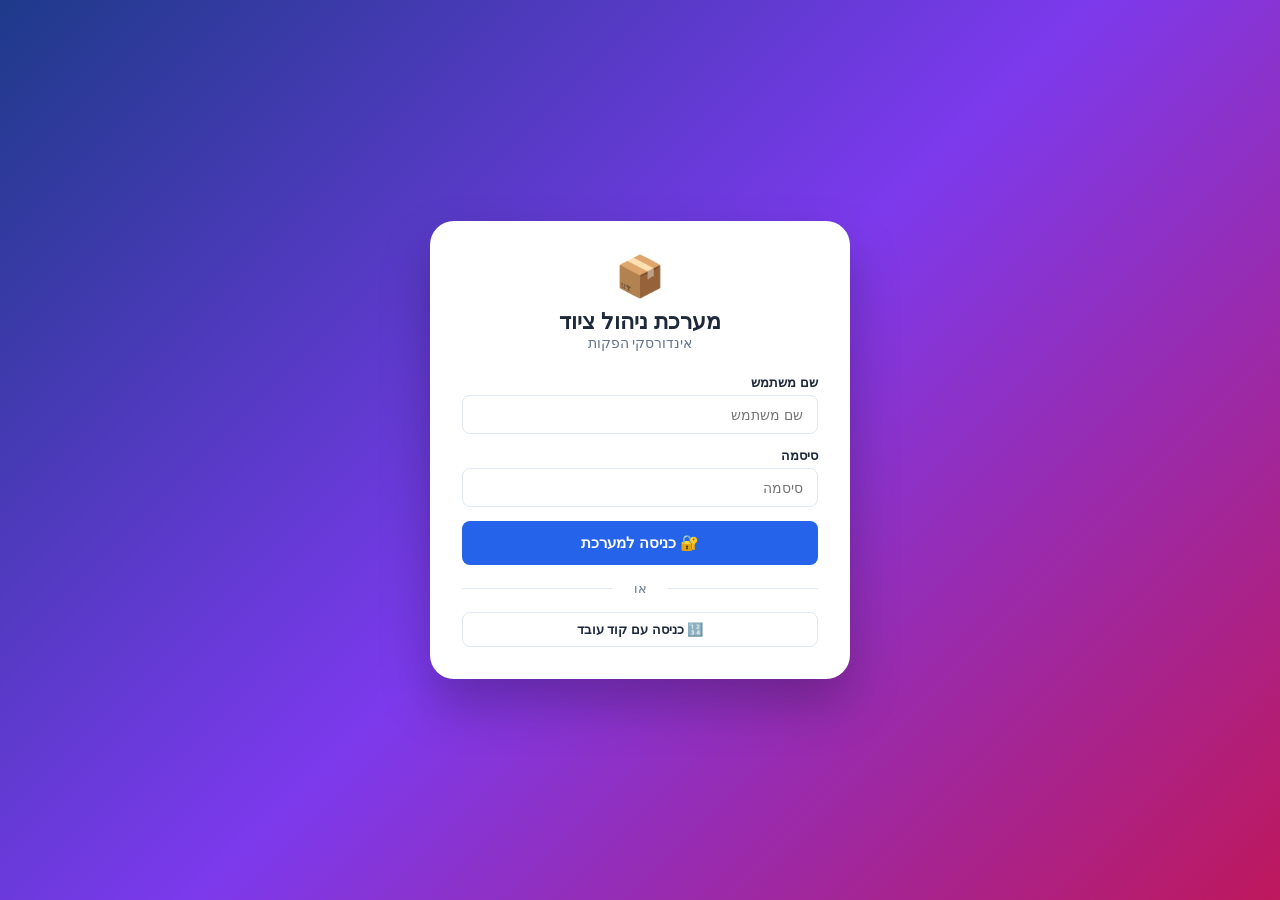
<file: index.html>
<!DOCTYPE html>
<html lang="he">
<head>
<meta charset="UTF-8">
<meta name="viewport" content="width=device-width, initial-scale=1.0, maximum-scale=1.0">
<title>מערכת ניהול ציוד</title>
<style>
:root{--primary:#2563eb;--primary-dark:#1e40af;--success:#10b981;--danger:#ef4444;--warning:#f59e0b;--purple:#7c3aed;--bg:#f8fafc;--white:#fff;--text:#1e293b;--text-light:#64748b;--border:#e2e8f0;--shadow:0 1px 3px rgba(0,0,0,.1);--shadow-lg:0 10px 25px rgba(0,0,0,.15);--radius:.75rem}
*{margin:0;padding:0;box-sizing:border-box}
body{font-family:-apple-system,BlinkMacSystemFont,'Segoe UI',sans-serif;background:var(--bg);color:var(--text);direction:rtl;min-height:100vh}
.screen{display:none;min-height:100vh;flex-direction:column}
.screen.active{display:flex}
/* LOGIN */
#login-screen{background:linear-gradient(135deg,#1e3a8a,#7c3aed,#be185d);align-items:center;justify-content:center;padding:1rem}
.login-box{background:#fff;border-radius:1.5rem;padding:2rem;width:100%;max-width:420px;box-shadow:0 25px 50px rgba(0,0,0,.25)}
.login-logo{text-align:center;margin-bottom:1.5rem}
.login-logo .icon{font-size:2.5rem;display:block;margin-bottom:.5rem}
.login-logo h1{font-size:1.4rem;font-weight:700}
.login-logo p{color:var(--text-light);font-size:.85rem}
.login-divider{text-align:center;color:var(--text-light);font-size:.8rem;margin:1rem 0;position:relative}
.login-divider::before,.login-divider::after{content:'';position:absolute;top:50%;width:42%;height:1px;background:var(--border)}
.login-divider::before{right:0}.login-divider::after{left:0}
/* PIN PAD */
#pin-section{display:none}
.pin-display{text-align:center;font-size:2rem;letter-spacing:.5rem;margin-bottom:1rem;min-height:2.5rem;color:var(--primary);font-weight:700}
.pin-grid{display:grid;grid-template-columns:repeat(3,1fr);gap:.5rem;max-width:220px;margin:0 auto;direction:ltr}
.pin-btn{background:var(--bg);border:1.5px solid var(--border);border-radius:.75rem;padding:.8rem;font-size:1.1rem;font-weight:700;cursor:pointer;transition:all .15s;font-family:inherit}
.pin-btn:hover{background:#eff6ff;border-color:var(--primary)}
.pin-btn.wide{grid-column:span 2}
/* FORM */
.form-group{margin-bottom:.9rem}
.form-group label{display:block;font-size:.82rem;font-weight:600;margin-bottom:.3rem}
.form-group input,.form-group select,.form-group textarea{width:100%;padding:.65rem .9rem;border:1.5px solid var(--border);border-radius:.5rem;font-size:.9rem;font-family:inherit;direction:rtl;transition:border-color .2s}
.form-group input:focus,.form-group select:focus,.form-group textarea:focus{outline:none;border-color:var(--primary)}
.form-group textarea{resize:vertical;min-height:70px}
.error-msg{background:#fef2f2;color:#dc2626;border:1px solid #fecaca;border-radius:.5rem;padding:.65rem 1rem;margin-bottom:.9rem;display:none;font-size:.85rem}
.error-msg.show{display:block}
/* BUTTONS */
.btn{padding:.55rem 1.1rem;border-radius:.5rem;border:none;cursor:pointer;font-size:.82rem;font-weight:600;font-family:inherit;transition:all .15s;display:inline-flex;align-items:center;gap:.3rem;white-space:nowrap}
.btn-primary{background:var(--primary);color:#fff;width:100%;justify-content:center;padding:.8rem;font-size:.95rem}
.btn-primary:hover{background:var(--primary-dark)}
.btn-success{background:var(--success);color:#fff}.btn-success:hover{background:#059669}
.btn-danger{background:var(--danger);color:#fff}.btn-danger:hover{background:#dc2626}
.btn-ghost{background:transparent;color:var(--text);border:1.5px solid var(--border)}.btn-ghost:hover{background:var(--bg)}
.btn-warning{background:var(--warning);color:#fff}
.btn-purple{background:var(--purple);color:#fff}
.btn-sm{padding:.3rem .65rem;font-size:.78rem}
.btn-inline{width:auto!important}
/* NAVBAR */
.navbar{background:#fff;box-shadow:var(--shadow);padding:0 1.2rem;display:flex;align-items:center;gap:.75rem;height:58px;position:sticky;top:0;z-index:100;flex-wrap:wrap}
.navbar-brand{font-weight:700;font-size:1rem;margin-left:auto}
.navbar-links{list-style:none;display:flex;gap:.15rem;flex-wrap:wrap}
.navbar-links a{padding:.35rem .75rem;border-radius:.4rem;cursor:pointer;font-size:.85rem;color:var(--text-light);transition:all .15s}
.navbar-links a:hover,.navbar-links a.active{background:#eff6ff;color:var(--primary);font-weight:600}
.navbar-user{display:flex;align-items:center;gap:.6rem;margin-right:auto}
.avatar{width:34px;height:34px;border-radius:50%;background:linear-gradient(135deg,var(--primary),var(--purple));color:#fff;display:flex;align-items:center;justify-content:center;font-weight:700;font-size:.82rem;flex-shrink:0}
.admin-badge{background:linear-gradient(135deg,var(--purple),#be185d);color:#fff;padding:.15rem .55rem;border-radius:1rem;font-size:.72rem;font-weight:700}
/* MAIN */
.main-content{padding:1.2rem;max-width:1200px;margin:0 auto;width:100%;flex:1}
.page-title{margin-bottom:1.2rem}
.page-title h2{font-size:1.35rem;font-weight:700}
.page-title p{color:var(--text-light);margin-top:.2rem;font-size:.88rem}
/* CARDS */
.card{background:#fff;border-radius:var(--radius);box-shadow:var(--shadow);padding:1.1rem;margin-bottom:1.1rem}
.card-title{font-weight:700;font-size:.95rem;margin-bottom:.9rem}
/* STATS */
.stats-grid{display:grid;grid-template-columns:repeat(auto-fill,minmax(145px,1fr));gap:.9rem;margin-bottom:1.1rem}
.stat-card{background:#fff;border-radius:var(--radius);box-shadow:var(--shadow);padding:1.1rem;display:flex;align-items:center;justify-content:space-between}
.stat-label{font-size:.75rem;color:var(--text-light);margin-bottom:.2rem}
.stat-value{font-size:1.7rem;font-weight:700}
.stat-icon{font-size:1.8rem;opacity:.7}
/* TABLE */
.table-wrap{overflow-x:auto;-webkit-overflow-scrolling:touch}
table{width:100%;border-collapse:collapse;font-size:.84rem}
thead th{background:var(--bg);padding:.55rem .7rem;text-align:right;font-weight:600;font-size:.77rem;color:var(--text-light);border-bottom:1px solid var(--border)}
tbody td{padding:.65rem .7rem;border-bottom:1px solid var(--border);vertical-align:middle}
tbody tr:last-child td{border-bottom:none}
tbody tr:hover{background:#f8fafc}
/* BADGES */
.badge{display:inline-block;padding:.18rem .5rem;border-radius:1rem;font-size:.72rem;font-weight:600}
.badge-green{background:#dcfce7;color:#166534}.badge-red{background:#fee2e2;color:#991b1b}
.badge-yellow{background:#fef9c3;color:#854d0e}.badge-blue{background:#dbeafe;color:#1e40af}
.badge-purple{background:#f3e8ff;color:#6b21a8}.badge-gray{background:#f1f5f9;color:#475569}
/* TABS */
.tab-content{display:none}.tab-content.active{display:block}
/* ADMIN LAYOUT */
.admin-layout{display:flex;gap:1.2rem;align-items:flex-start}
.sidebar{width:190px;flex-shrink:0;background:#fff;border-radius:var(--radius);box-shadow:var(--shadow);padding:.9rem;position:sticky;top:68px}
.sidebar h4{font-size:.72rem;color:var(--text-light);text-transform:uppercase;letter-spacing:.05em;margin-bottom:.65rem}
.sidebar-menu{list-style:none}
.sidebar-menu a{display:block;padding:.5rem .65rem;border-radius:.4rem;cursor:pointer;font-size:.86rem;color:var(--text-light);transition:all .15s;margin-bottom:.12rem}
.sidebar-menu a:hover,.sidebar-menu a.active{background:#eff6ff;color:var(--primary);font-weight:600}
.admin-content{flex:1;min-width:0}
/* QUICK ACTIONS */
.quick-actions{display:grid;grid-template-columns:repeat(auto-fill,minmax(100px,1fr));gap:.9rem}
.action-card{background:var(--bg);border-radius:var(--radius);padding:.9rem;text-align:center;cursor:pointer;transition:all .15s;border:1.5px solid var(--border)}
.action-card:hover{border-color:var(--primary);background:#eff6ff;transform:translateY(-2px)}
.action-card .icon{font-size:1.6rem;display:block;margin-bottom:.35rem}
.action-card .label{font-size:.77rem;font-weight:600}
/* ALERTS */
.alert{padding:.65rem .9rem;border-radius:.5rem;margin-bottom:.9rem;font-size:.84rem}
.alert-warning{background:#fef9c3;border:1px solid #fde047;color:#713f12}
.alert-info{background:#dbeafe;border:1px solid #bfdbfe;color:#1e40af}
/* MODAL */
.modal-overlay{display:none;position:fixed;inset:0;background:rgba(0,0,0,.5);z-index:1000;align-items:center;justify-content:center;padding:1rem}
.modal-overlay.open{display:flex}
.modal{background:#fff;border-radius:1rem;padding:1.75rem;width:100%;max-width:480px;max-height:90vh;overflow-y:auto;box-shadow:0 25px 60px rgba(0,0,0,.3)}
.modal h3{font-size:1.1rem;font-weight:700;margin-bottom:1.1rem}
.modal-actions{display:flex;gap:.65rem;justify-content:flex-start;margin-top:1.1rem;flex-direction:row-reverse}
/* TOAST */
#toast{position:fixed;bottom:1.5rem;left:50%;transform:translateX(-50%);background:#1e293b;color:#fff;padding:.65rem 1.4rem;border-radius:.5rem;font-size:.88rem;display:none;z-index:9999;box-shadow:var(--shadow-lg)}
/* GRID */
.grid-2{display:grid;grid-template-columns:1fr 1fr;gap:1.1rem}
/* SETTINGS SECTIONS */
.settings-section{background:#fff;border-radius:var(--radius);box-shadow:var(--shadow);padding:1.25rem;margin-bottom:1.1rem}
.settings-section h3{font-size:1rem;font-weight:700;margin-bottom:1rem;padding-bottom:.6rem;border-bottom:1px solid var(--border)}
/* EMPLOYEE CARD */
#employee-card-screen{background:linear-gradient(135deg,#1e3a8a,#7c3aed);align-items:flex-start;justify-content:center;padding:1rem;overflow-y:auto}
.emp-card{background:#fff;border-radius:1.5rem;padding:1.5rem;width:100%;max-width:500px;margin:0 auto;box-shadow:0 25px 50px rgba(0,0,0,.25)}
.emp-header{text-align:center;margin-bottom:1.2rem;padding-bottom:1rem;border-bottom:1px solid var(--border)}
.emp-avatar{width:70px;height:70px;border-radius:50%;background:linear-gradient(135deg,var(--primary),var(--purple));color:#fff;display:flex;align-items:center;justify-content:center;font-size:1.8rem;font-weight:700;margin:0 auto .6rem}
.emp-name{font-size:1.25rem;font-weight:700}
.emp-section{margin-bottom:1.2rem}
.emp-section-title{font-size:.88rem;font-weight:700;color:var(--text-light);margin-bottom:.65rem;text-transform:uppercase;letter-spacing:.03em}
.emp-eq-item{display:flex;align-items:center;justify-content:space-between;padding:.6rem .8rem;background:var(--bg);border-radius:.5rem;margin-bottom:.4rem}
.emp-task-item{padding:.6rem .8rem;background:var(--bg);border-radius:.5rem;margin-bottom:.4rem}
/* EMP TABS */
.emp-tabs{display:flex;gap:.3rem;margin-bottom:1rem;background:var(--bg);border-radius:.6rem;padding:.3rem}
.emp-tab-btn{flex:1;padding:.45rem;border:none;background:transparent;border-radius:.4rem;cursor:pointer;font-size:.82rem;font-weight:600;font-family:inherit;color:var(--text-light);transition:all .15s}
.emp-tab-btn.active{background:#fff;color:var(--primary);box-shadow:0 1px 3px rgba(0,0,0,.12)}
.ec-tab{display:none}.ec-tab.active{display:block}
/* MOBILE BOTTOM NAV */
.mobile-bottom-nav{display:none;position:fixed;bottom:0;left:0;right:0;background:#fff;border-top:1px solid var(--border);z-index:200;padding:.4rem 0}
.mobile-bottom-nav ul{list-style:none;display:flex;justify-content:space-around}
.mobile-bottom-nav a{display:flex;flex-direction:column;align-items:center;gap:.15rem;font-size:.65rem;color:var(--text-light);cursor:pointer;padding:.2rem .5rem;border-radius:.4rem;transition:color .15s}
.mobile-bottom-nav a.active,.mobile-bottom-nav a:hover{color:var(--primary)}
.mobile-bottom-nav .nav-icon{font-size:1.25rem}
@media(max-width:768px){
  .mobile-bottom-nav{display:block}
  #user-screen .main-content{padding-bottom:4.5rem}
  #toast{bottom:4.5rem}
}
/* CHAT */
.chat-layout{display:flex;gap:1rem;height:500px}
.chat-sidebar{width:180px;flex-shrink:0;border:1px solid var(--border);border-radius:.75rem;overflow-y:auto}
.chat-contact{padding:.6rem .8rem;cursor:pointer;font-size:.85rem;border-bottom:1px solid var(--border);transition:background .15s}
.chat-contact:hover,.chat-contact.active{background:#eff6ff;color:var(--primary);font-weight:600}
.chat-main{flex:1;display:flex;flex-direction:column;border:1px solid var(--border);border-radius:.75rem;overflow:hidden}
.chat-messages{flex:1;overflow-y:auto;padding:.9rem;display:flex;flex-direction:column;gap:.5rem}
.chat-msg{max-width:75%;padding:.5rem .8rem;border-radius:.75rem;font-size:.85rem;line-height:1.4}
.chat-msg.mine{align-self:flex-end;background:var(--primary);color:#fff;border-bottom-left-radius:.2rem}
.chat-msg.theirs{align-self:flex-start;background:var(--bg);border:1px solid var(--border);border-bottom-right-radius:.2rem}
.chat-msg-sender{font-size:.7rem;opacity:.7;margin-bottom:.2rem}
.chat-input-row{display:flex;gap:.5rem;padding:.65rem;border-top:1px solid var(--border);background:#fff}
.chat-input-row input{flex:1;padding:.5rem .75rem;border:1.5px solid var(--border);border-radius:.5rem;font-size:.88rem;font-family:inherit}
/* PERMISSIONS */
.perm-row{display:flex;align-items:center;gap:.75rem;padding:.65rem 0;border-bottom:1px solid var(--border)}
.perm-row:last-child{border-bottom:none}
.perm-row label{flex:1;font-size:.88rem}
.toggle{position:relative;width:42px;height:24px;flex-shrink:0}
.toggle input{opacity:0;width:0;height:0}
.toggle-slider{position:absolute;inset:0;background:#cbd5e1;border-radius:24px;cursor:pointer;transition:.3s}
.toggle-slider::before{content:'';position:absolute;width:18px;height:18px;right:3px;top:3px;background:#fff;border-radius:50%;transition:.3s}
.toggle input:checked+.toggle-slider{background:var(--success)}
.toggle input:checked+.toggle-slider::before{right:auto;left:3px}
/* EMPLOYEE CARDS GRID */
.emp-cards-grid{display:grid;grid-template-columns:repeat(auto-fill,minmax(160px,1fr));gap:.9rem}
.emp-mini-card{background:var(--bg);border-radius:var(--radius);padding:1rem;text-align:center;border:1.5px solid var(--border)}
.emp-mini-avatar{width:44px;height:44px;border-radius:50%;background:linear-gradient(135deg,var(--primary),var(--purple));color:#fff;display:flex;align-items:center;justify-content:center;font-weight:700;margin:0 auto .5rem;font-size:1rem}
/* NOTIFICATION BADGE */
.notif-badge{background:var(--danger);color:#fff;border-radius:50%;width:18px;height:18px;font-size:.68rem;font-weight:700;display:inline-flex;align-items:center;justify-content:center;position:absolute;top:-4px;right:-4px}
.notif-wrap{position:relative;display:inline-block}
/* TASK DETAIL */
.task-detail-block{background:var(--bg);border-radius:.5rem;padding:.75rem;margin-bottom:.65rem;border-right:3px solid var(--primary)}
.task-detail-label{font-size:.75rem;color:var(--text-light);font-weight:600;margin-bottom:.2rem;text-transform:uppercase}
.task-detail-value{font-size:.9rem;font-weight:500}
/* EQ CHECKLIST */
.eq-check-list{max-height:160px;overflow-y:auto;border:1.5px solid var(--border);border-radius:.5rem;padding:.5rem}
.eq-check-item{display:flex;align-items:center;gap:.5rem;padding:.3rem .4rem;border-radius:.3rem;cursor:pointer;font-size:.85rem}
.eq-check-item:hover{background:#eff6ff}
.eq-check-item input[type=checkbox]{accent-color:var(--primary)}
/* USER TASK CARD */
.user-task-card{background:#fff;border-radius:.75rem;padding:1rem;margin-bottom:.75rem;box-shadow:0 1px 4px rgba(0,0,0,.08);border-right:4px solid var(--primary);cursor:pointer;transition:box-shadow .15s}
.user-task-card:hover{box-shadow:0 4px 12px rgba(0,0,0,.12)}
.user-task-card.done{border-right-color:var(--success);opacity:.7}
.user-task-card.urgent{border-right-color:var(--danger)}
/* RESPONSIVE */
@media(max-width:768px){
  .grid-2{grid-template-columns:1fr}
  .admin-layout{flex-direction:column}
  .sidebar{width:100%;position:static}
  .navbar-links{display:none}
  .chat-layout{flex-direction:column;height:auto}
  .chat-sidebar{width:100%;height:120px;display:flex;overflow-x:auto;overflow-y:hidden}
  .chat-sidebar .chat-contact{flex-shrink:0;border-bottom:none;border-left:1px solid var(--border)}
  .chat-main{height:350px}
  .stats-grid{grid-template-columns:1fr 1fr}
  .emp-cards-grid{grid-template-columns:1fr 1fr}
  .modal{padding:1.25rem}
  .main-content{padding:.75rem}
}
@media(max-width:480px){
  .stats-grid{grid-template-columns:1fr 1fr}
  .quick-actions{grid-template-columns:repeat(2,1fr)}
  .navbar{padding:0 .75rem}
  .navbar-brand{font-size:.88rem}
}
</style>
</head>
<body>
<div id="toast"></div>

<!-- LOGIN -->
<div id="login-screen" class="screen active">
<div class="login-box">
  <div class="login-logo"><span class="icon">📦</span><h1>מערכת ניהול ציוד</h1><p>אינדורסקי הפקות</p></div>
  <div id="login-error" class="error-msg">שם משתמש או סיסמה שגויים</div>
  <div id="pass-section">
    <div class="form-group"><label>שם משתמש</label><input type="text" id="username" placeholder="שם משתמש" autocomplete="username"></div>
    <div class="form-group"><label>סיסמה</label><input type="password" id="password" placeholder="סיסמה" autocomplete="current-password"></div>
    <button class="btn btn-primary" onclick="doLogin()">🔐 כניסה למערכת</button>
  </div>
  <div class="login-divider">או</div>
  <button class="btn btn-ghost" style="width:100%;justify-content:center" onclick="togglePin()">🔢 כניסה עם קוד עובד</button>
  <div id="pin-section" style="margin-top:1rem">
    <div id="pin-display" class="pin-display">----</div>
    <div id="pin-error" class="error-msg">קוד שגוי</div>
    <div class="pin-grid">
      <button class="pin-btn" onclick="pinPress('1')">1</button><button class="pin-btn" onclick="pinPress('2')">2</button><button class="pin-btn" onclick="pinPress('3')">3</button>
      <button class="pin-btn" onclick="pinPress('4')">4</button><button class="pin-btn" onclick="pinPress('5')">5</button><button class="pin-btn" onclick="pinPress('6')">6</button>
      <button class="pin-btn" onclick="pinPress('7')">7</button><button class="pin-btn" onclick="pinPress('8')">8</button><button class="pin-btn" onclick="pinPress('9')">9</button>
      <button class="pin-btn" onclick="pinPress('del')">⌫</button><button class="pin-btn" onclick="pinPress('0')">0</button><button class="pin-btn btn-success" style="color:#fff;background:var(--success)" onclick="pinPress('ok')">✓</button>
    </div>
  </div>
</div>
</div>

<!-- EMPLOYEE CARD -->
<div id="employee-card-screen" class="screen">
<div class="emp-card">
  <div style="display:flex;justify-content:space-between;align-items:center;margin-bottom:1rem">
    <button class="btn btn-ghost btn-sm" onclick="doLogout()">← יציאה</button>
    <span style="font-size:.75rem;color:var(--text-light)" id="ec-company">אינדורסקי הפקות</span>
  </div>
  <div class="emp-header">
    <div class="emp-avatar" id="ec-avatar">?</div>
    <div class="emp-name" id="ec-name"></div>
    <span class="badge badge-blue" style="margin-top:.3rem">עובד</span>
    <div id="ec-stats" style="display:flex;gap:.75rem;margin-top:.65rem;justify-content:center"></div>
  </div>
  <div class="emp-tabs">
    <button class="emp-tab-btn active" onclick="showEmpTab('eq',this)">📦 ציוד</button>
    <button class="emp-tab-btn" onclick="showEmpTab('tasks',this)">📋 משימות</button>
    <button class="emp-tab-btn" onclick="showEmpTab('chat',this)">💬 צ'אט</button>
  </div>
  <div id="ec-tab-eq" class="ec-tab active">
    <div id="ec-equipment"><div style="color:var(--text-light);font-size:.85rem">אין ציוד אצלך כרגע</div></div>
  </div>
  <div id="ec-tab-tasks" class="ec-tab">
    <div id="ec-tasks"><div style="color:var(--text-light);font-size:.85rem">אין משימות פתוחות</div></div>
  </div>
  <div id="ec-tab-chat" class="ec-tab">
    <div style="border:1px solid var(--border);border-radius:.75rem;overflow:hidden">
      <div style="padding:.55rem .9rem;border-bottom:1px solid var(--border);font-weight:600;font-size:.85rem;background:var(--bg)">👥 קבוצה כללית</div>
      <div class="chat-messages" style="height:220px" id="ec-chat-messages"></div>
      <div class="chat-input-row">
        <input type="text" id="ec-chat-input" placeholder="כתוב הודעה..." onkeydown="if(event.key==='Enter')sendEcChat()">
        <button class="btn btn-primary btn-sm btn-inline" onclick="sendEcChat()">שלח</button>
      </div>
    </div>
  </div>
</div>
</div>

<!-- USER SCREEN -->
<div id="user-screen" class="screen">
<nav class="navbar">
  <div class="navbar-brand">📦 <span id="sys-name-user">מערכת ניהול ציוד</span></div>
  <ul class="navbar-links">
    <li><a class="active" onclick="showUserTab('dashboard',this)">דשבורד</a></li>
    <li><a onclick="showUserTab('myequipment',this)">הציוד שלי</a></li>
    <li><a onclick="showUserTab('tasks',this)">משימות</a></li>
    <li><a onclick="showUserTab('history',this)">היסטוריה</a></li>
    <li><a onclick="showUserTab('chat',this)">💬 צ'אט</a></li>
  </ul>
  <div class="navbar-user">
    <span id="user-name-display" style="font-size:.85rem;display:none" class="d-md-block"></span>
    <div class="avatar" id="user-avatar">U</div>
    <button class="btn btn-ghost btn-sm" onclick="doLogout()">יציאה</button>
  </div>
</nav>
<div class="main-content">
  <div id="user-dashboard" class="tab-content active">
    <div class="page-title"><h2>👋 שלום, <span id="user-greeting"></span></h2><p>הנה סיכום הפעילות שלך</p></div>
    <div class="stats-grid">
      <div class="stat-card"><div><div class="stat-label">ציוד אצלי</div><div class="stat-value" style="color:var(--primary)" id="u-stat-eq">0</div></div><div class="stat-icon">📤</div></div>
      <div class="stat-card"><div><div class="stat-label">משימות פתוחות</div><div class="stat-value" style="color:var(--warning)" id="u-stat-tasks">0</div></div><div class="stat-icon">📋</div></div>
      <div class="stat-card"><div><div class="stat-label">דוחות נזק</div><div class="stat-value" style="color:var(--danger)" id="u-stat-dmg">0</div></div><div class="stat-icon">⚠️</div></div>
      <div class="stat-card"><div><div class="stat-label">פעולות החודש</div><div class="stat-value" style="color:var(--success)" id="u-stat-hist">0</div></div><div class="stat-icon">✅</div></div>
    </div>
    <div class="card">
      <div class="card-title">🚀 פעולות מהירות</div>
      <div class="quick-actions">
        <div class="action-card" onclick="openModal('checkout-modal');populateCheckout()"><span class="icon">📤</span><div class="label">שליחת ציוד</div></div>
        <div class="action-card" onclick="openModal('checkin-modal');populateCheckin()"><span class="icon">📥</span><div class="label">החזרת ציוד</div></div>
        <div class="action-card" onclick="openModal('damage-modal');populateDamage()"><span class="icon">⚠️</span><div class="label">דיווח נזק</div></div>
      </div>
    </div>
    <div class="card"><div class="card-title">📊 פעילות אחרונה</div><div class="table-wrap"><table><thead><tr><th>פעילות</th><th>ציוד</th><th>תאריך</th></tr></thead><tbody id="u-activity"></tbody></table></div></div>
  </div>
  <div id="user-myequipment" class="tab-content">
    <div class="page-title"><h2>📦 הציוד שלי</h2></div>
    <div class="card"><div class="table-wrap"><table><thead><tr><th>ציוד</th><th>קטגוריה</th><th>מצב</th><th>פעולות</th></tr></thead><tbody id="u-eq-table"></tbody></table></div></div>
  </div>
  <div id="user-tasks" class="tab-content">
    <div class="page-title"><h2>📋 המשימות שלי</h2><p>לחץ על משימה לפרטים ועדכון סטטוס</p></div>
    <div id="u-tasks-cards"></div>
  </div>
  <div id="user-history" class="tab-content">
    <div class="page-title"><h2>📈 היסטוריה</h2></div>
    <div class="card"><div class="table-wrap"><table><thead><tr><th>פעילות</th><th>ציוד</th><th>תאריך</th><th>פרטים</th></tr></thead><tbody id="u-history-table"></tbody></table></div></div>
  </div>
  <div id="user-chat" class="tab-content">
    <div class="page-title"><h2>💬 צ'אט</h2><p>תקשורת עם הצוות</p></div>
    <div class="card">
      <div class="chat-layout">
        <div class="chat-sidebar" id="u-chat-contacts"></div>
        <div class="chat-main">
          <div style="padding:.6rem .9rem;border-bottom:1px solid var(--border);font-weight:600;font-size:.88rem" id="u-chat-title">קבוצה כללית</div>
          <div class="chat-messages" id="u-chat-messages"></div>
          <div class="chat-input-row">
            <input type="text" id="u-chat-input" placeholder="כתוב הודעה..." onkeydown="if(event.key==='Enter')sendChat('user')">
            <button class="btn btn-primary btn-sm btn-inline" onclick="sendChat('user')">שלח</button>
          </div>
        </div>
      </div>
    </div>
  </div>
</div>
<!-- MOBILE BOTTOM NAV -->
<nav class="mobile-bottom-nav">
  <ul>
    <li><a class="active" id="mbn-dashboard" onclick="showUserTab('dashboard',null);mbnActive(this)"><span class="nav-icon">📊</span>דשבורד</a></li>
    <li><a id="mbn-myequipment" onclick="showUserTab('myequipment',null);mbnActive(this)"><span class="nav-icon">📦</span>ציוד</a></li>
    <li><a id="mbn-tasks" onclick="showUserTab('tasks',null);mbnActive(this)"><span class="nav-icon">📋</span>משימות</a></li>
    <li><a id="mbn-history" onclick="showUserTab('history',null);mbnActive(this)"><span class="nav-icon">📈</span>היסטוריה</a></li>
    <li><a id="mbn-chat" onclick="showUserTab('chat',null);mbnActive(this)"><span class="nav-icon">💬</span>צ'אט</a></li>
  </ul>
</nav>
</div>

<!-- ADMIN SCREEN -->
<div id="admin-screen" class="screen">
<nav class="navbar">
  <div class="navbar-brand">👨‍💼 <span id="sys-name-admin">מערכת ניהול ציוד</span></div>
  <div class="navbar-user">
    <span class="admin-badge">מנהל</span>
    <div class="notif-wrap" style="cursor:pointer" onclick="showAdminTab('a-overview',document.querySelector(\'.sidebar-menu a\'))">
      <div class="avatar" style="background:linear-gradient(135deg,#7c3aed,#be185d)" id="admin-avatar-letter">A</div>
      <span class="notif-badge" id="notif-badge" style="display:none">0</span>
    </div>
    <button class="btn btn-ghost btn-sm" onclick="doLogout()">יציאה</button>
  </div>
</nav>
<div class="main-content">
<div class="admin-layout">
  <aside class="sidebar">
    <h4>תפריט</h4>
    <ul class="sidebar-menu">
      <li><a class="active" onclick="showAdminTab('a-overview',this)">📊 סקירה כללית</a></li>
      <li><a onclick="showAdminTab('a-equipment',this)">📦 ניהול ציוד</a></li>
      <li><a onclick="showAdminTab('a-users',this)">👥 ניהול משתמשים</a></li>
      <li><a onclick="showAdminTab('a-tasks',this)">📋 משימות</a></li>
      <li><a onclick="showAdminTab('a-damage',this)">⚠️ דוחות נזק</a></li>
      <li><a onclick="showAdminTab('a-inventory',this)">📊 מלאי</a></li>
      <li><a onclick="showAdminTab('a-reports',this)">📈 דוחות</a></li>
      <li><a onclick="showAdminTab('a-chat',this)">💬 צ'אט</a></li>
      <li><a onclick="showAdminTab('a-settings',this)">⚙️ הגדרות</a></li>
    </ul>
  </aside>
  <div class="admin-content">

    <!-- OVERVIEW -->
    <div id="a-overview" class="tab-content active">
      <div class="page-title"><h2>📊 סקירה כללית</h2></div>
      <div class="stats-grid">
        <div class="stat-card"><div><div class="stat-label">סה"כ ציוד</div><div class="stat-value" style="color:var(--primary)" id="ov-total">0</div></div><div class="stat-icon">📦</div></div>
        <div class="stat-card"><div><div class="stat-label">זמין</div><div class="stat-value" style="color:var(--success)" id="ov-avail">0</div></div><div class="stat-icon">✅</div></div>
        <div class="stat-card"><div><div class="stat-label">בשימוש</div><div class="stat-value" style="color:var(--warning)" id="ov-inuse">0</div></div><div class="stat-icon">📤</div></div>
        <div class="stat-card"><div><div class="stat-label">ניזוק</div><div class="stat-value" style="color:var(--danger)" id="ov-dmg">0</div></div><div class="stat-icon">🔧</div></div>
        <div class="stat-card"><div><div class="stat-label">עובדים פעילים</div><div class="stat-value" style="color:var(--primary)" id="ov-users">0</div></div><div class="stat-icon">👥</div></div>
        <div class="stat-card"><div><div class="stat-label">משימות פתוחות</div><div class="stat-value" style="color:var(--warning)" id="ov-tasks">0</div></div><div class="stat-icon">📋</div></div>
      </div>
      <div class="card"><div class="card-title">📋 פעילות אחרונה</div><div class="table-wrap"><table><thead><tr><th>עובד</th><th>פעולה</th><th>ציוד</th><th>זמן</th></tr></thead><tbody id="a-activity"></tbody></table></div></div>
    </div>

    <!-- EQUIPMENT -->
    <div id="a-equipment" class="tab-content">
      <div class="page-title"><h2>📦 ניהול ציוד</h2></div>
      <div style="margin-bottom:.9rem;display:flex;gap:.6rem;flex-wrap:wrap">
        <button class="btn btn-primary btn-sm btn-inline" onclick="openModal('add-eq-modal')">➕ הוסף ציוד</button>
        <button class="btn btn-ghost btn-sm" onclick="importCSV()">📥 ייבוא CSV</button>
        <button class="btn btn-ghost btn-sm" onclick="exportCSV()">📤 ייצוא CSV</button>
        <input type="file" id="csv-input" accept=".csv" style="display:none" onchange="handleCSV(this)">
      </div>
      <div class="card"><div class="table-wrap"><table><thead><tr><th>שם</th><th>קטגוריה</th><th>S/N</th><th>סטטוס</th><th>אצל</th><th>פעולות</th></tr></thead><tbody id="a-eq-table"></tbody></table></div></div>
    </div>

    <!-- USERS -->
    <div id="a-users" class="tab-content">
      <div class="page-title"><h2>👥 ניהול משתמשים</h2></div>
      <div style="margin-bottom:.9rem"><button class="btn btn-primary btn-sm btn-inline" onclick="openModal('add-user-modal')">➕ הוסף עובד / מנהל</button></div>
      <div class="card"><div class="card-title">👷 עובדים</div><div class="table-wrap"><table><thead><tr><th>שם מלא</th><th>טלפון</th><th>קוד PIN</th><th>ציוד</th><th>סטטוס</th><th>פעולות</th></tr></thead><tbody id="a-users-table"></tbody></table></div></div>
    </div>

    <!-- TASKS -->
    <div id="a-tasks" class="tab-content">
      <div class="page-title"><h2>📋 ניהול משימות</h2><p>צור משימות והקצה לעובדים</p></div>
      <div style="margin-bottom:.9rem;display:flex;gap:.6rem;flex-wrap:wrap">
        <button class="btn btn-primary btn-sm btn-inline" onclick="openModal('add-task-modal');populateTaskUsers()">➕ משימה חדשה</button>
        <button class="btn btn-ghost btn-sm" onclick="exportTasksExcel()">📊 ייצוא לאקסל</button>
      </div>
      <div class="card"><div class="table-wrap"><table><thead><tr><th>משימה</th><th>מוקצה ל</th><th>תאריך</th><th>עדיפות</th><th>סטטוס</th><th>פעולות</th></tr></thead><tbody id="a-tasks-table"></tbody></table></div></div>
    </div>

    <!-- DAMAGE -->
    <div id="a-damage" class="tab-content">
      <div class="page-title"><h2>⚠️ דוחות נזק</h2></div>
      <div class="card"><div class="table-wrap"><table><thead><tr><th>ציוד</th><th>מדווח ע"י</th><th>תיאור</th><th>חומרה</th><th>סטטוס</th><th>פעולות</th></tr></thead><tbody id="a-damage-table"></tbody></table></div></div>
    </div>

    <!-- INVENTORY -->
    <div id="a-inventory" class="tab-content">
      <div class="page-title"><h2>📊 מלאי</h2></div>
      <div class="card"><div class="table-wrap"><table><thead><tr><th>קטגוריה</th><th>סה"כ</th><th>זמין</th><th>בשימוש</th><th>ניזוק</th><th>%ניצולת</th></tr></thead><tbody id="a-inv-table"></tbody></table></div></div>
    </div>

    <!-- REPORTS -->
    <div id="a-reports" class="tab-content">
      <div class="page-title"><h2>📈 דוחות</h2></div>
      <div class="grid-2">
        <div class="card"><div class="card-title">סיכום מלאי</div><table><tbody>
          <tr><td>שליחות</td><td><strong id="rep-co">0</strong></td></tr>
          <tr><td>קבלות</td><td><strong id="rep-ci">0</strong></td></tr>
          <tr><td>דוחות נזק</td><td><strong id="rep-dm">0</strong></td></tr>
          <tr><td>פריטי ציוד</td><td><strong id="rep-eq">0</strong></td></tr>
        </tbody></table></div>
        <div class="card"><div class="card-title">עובדים</div><table><tbody id="rep-users"></tbody></table></div>
      </div>
    </div>

    <!-- CHAT ADMIN -->
    <div id="a-chat" class="tab-content">
      <div class="page-title"><h2>💬 צ'אט</h2></div>
      <div class="card">
        <div class="chat-layout">
          <div class="chat-sidebar" id="a-chat-contacts"></div>
          <div class="chat-main">
            <div style="padding:.6rem .9rem;border-bottom:1px solid var(--border);font-weight:600;font-size:.88rem" id="a-chat-title">קבוצה כללית</div>
            <div class="chat-messages" id="a-chat-messages"></div>
            <div class="chat-input-row">
              <input type="text" id="a-chat-input" placeholder="כתוב הודעה..." onkeydown="if(event.key==='Enter')sendChat('admin')">
              <button class="btn btn-primary btn-sm btn-inline" onclick="sendChat('admin')">שלח</button>
            </div>
          </div>
        </div>
      </div>
    </div>

    <!-- SETTINGS -->
    <div id="a-settings" class="tab-content">
      <div class="page-title"><h2>⚙️ הגדרות מערכת</h2></div>

      <div class="settings-section">
        <h3>🏢 הגדרות כלליות</h3>
        <div class="form-group"><label>שם המערכת</label><input type="text" id="set-sys-name" style="width:100%"></div>
        <div class="form-group"><label>שם החברה</label><input type="text" id="set-company" style="width:100%"></div>
        <button class="btn btn-primary btn-inline" onclick="saveSystemSettings()">💾 שמור הגדרות</button>
      </div>

      <div class="settings-section">
        <h3>🗂️ ניהול קטגוריות ציוד</h3>
        <div style="display:flex;gap:.6rem;margin-bottom:.9rem;flex-wrap:wrap" id="cats-list"></div>
        <div style="display:flex;gap:.6rem">
          <input type="text" id="new-cat-input" placeholder="קטגוריה חדשה..." style="flex:1;padding:.5rem .75rem;border:1.5px solid var(--border);border-radius:.5rem;font-size:.88rem;font-family:inherit">
          <button class="btn btn-success btn-sm" onclick="addCategory()">➕ הוסף</button>
        </div>
      </div>

      <div class="settings-section">
        <h3>🔢 קודי PIN לעובדים</h3>
        <div class="table-wrap"><table><thead><tr><th>שם מלא</th><th>שם משתמש</th><th>קוד PIN נוכחי</th><th>קוד חדש</th><th>פעולה</th></tr></thead><tbody id="pin-table"></tbody></table></div>
      </div>

      <div class="settings-section">
        <h3>👁️ כרטיסי עובדים</h3>
        <div class="emp-cards-grid" id="emp-cards-grid"></div>
      </div>

      <div class="settings-section">
        <h3>👨‍💼 הגדרות חשבון מנהל</h3>
        <div class="form-group"><label>שינוי סיסמת מנהל</label><input type="password" id="admin-new-pw" style="width:100%" placeholder="סיסמה חדשה"></div>
        <div class="form-group"><label>אימות סיסמה</label><input type="password" id="admin-new-pw2" style="width:100%" placeholder="הכנס שוב"></div>
        <button class="btn btn-warning btn-inline" onclick="changeAdminPw()">🔐 שנה סיסמה</button>
        <hr style="margin:1rem 0;border:none;border-top:1px solid var(--border)">
        <div style="font-weight:600;margin-bottom:.5rem;font-size:.88rem">מנהלים במערכת</div>
        <div id="admins-list"></div>
      </div>

      <div class="settings-section">
        <h3>🔒 הרשאות מערכת</h3>
        <div id="perms-list"></div>
        <button class="btn btn-primary btn-inline" style="margin-top:.9rem" onclick="savePermissions()">💾 שמור הרשאות</button>
      </div>
    </div>

  </div>
</div>
</div>
</div>

<!-- MODALS -->
<div id="edit-eq-modal" class="modal-overlay"><div class="modal">
  <h3>✏️ עריכת ציוד</h3><input type="hidden" id="eeq-id">
  <div class="form-group"><label>שם</label><input type="text" id="eeq-name" style="width:100%"></div>
  <div class="form-group"><label>קטגוריה</label><select id="eeq-cat" style="width:100%"></select></div>
  <div class="form-group"><label>S/N</label><input type="text" id="eeq-sn" style="width:100%"></div>
  <div class="form-group"><label>סטטוס</label><select id="eeq-status" style="width:100%"><option value="זמין">זמין</option><option value="בשימוש">בשימוש</option><option value="ניזוק">ניזוק</option><option value="בתיקון">בתיקון</option></select></div>
  <div class="form-group"><label>תיאור</label><textarea id="eeq-desc" style="width:100%"></textarea></div>
  <div class="modal-actions"><button class="btn btn-ghost" onclick="closeModal('edit-eq-modal')">ביטול</button><button class="btn btn-primary btn-inline" onclick="saveEditEq()">💾 שמור</button></div>
</div></div>

<div id="add-eq-modal" class="modal-overlay"><div class="modal">
  <h3>📦 הוסף ציוד חדש</h3>
  <div class="form-group"><label>שם הציוד</label><input type="text" id="neq-name" style="width:100%" placeholder="לדוג׳ מיקרופון Shure SM58"></div>
  <div class="form-group"><label>קטגוריה</label><select id="neq-cat" style="width:100%"></select></div>
  <div class="form-group"><label>Serial Number</label><input type="text" id="neq-sn" style="width:100%" placeholder="MIC-001"></div>
  <div class="form-group"><label>תיאור</label><textarea id="neq-desc" style="width:100%" placeholder="אופציונלי..."></textarea></div>
  <div class="modal-actions"><button class="btn btn-ghost" onclick="closeModal('add-eq-modal')">ביטול</button><button class="btn btn-primary btn-inline" onclick="addEquipment()">➕ הוסף</button></div>
</div></div>

<div id="add-user-modal" class="modal-overlay"><div class="modal">
  <h3>👤 הוסף עובד חדש</h3>
  <div class="form-group"><label>שם מלא</label><input type="text" id="nu-fullname" style="width:100%" placeholder="ישראל ישראלי"></div>
  <div class="form-group"><label>מספר טלפון (אופציונלי)</label><input type="tel" id="nu-phone" style="width:100%" placeholder="050-0000000"></div>
  <div class="form-group"><label>קוד PIN (4 ספרות) — בו יכנס לכרטיס שלו</label><input type="text" id="nu-pin" style="width:100%;direction:ltr;letter-spacing:.3rem;font-size:1.1rem" placeholder="1234" maxlength="4" inputmode="numeric"></div>
  <div class="form-group"><label>תפקיד</label><select id="nu-role" style="width:100%"><option value="worker">עובד</option><option value="admin">מנהל</option></select></div>
  <div class="modal-actions"><button class="btn btn-ghost" onclick="closeModal('add-user-modal')">ביטול</button><button class="btn btn-primary btn-inline" onclick="addUser()">➕ הוסף</button></div>
</div></div>

<div id="add-task-modal" class="modal-overlay"><div class="modal">
  <h3>📋 משימה חדשה</h3>
  <div class="form-group"><label>כותרת</label><input type="text" id="nt-title" style="width:100%" placeholder="כותרת המשימה"></div>
  <div class="form-group"><label>תיאור</label><textarea id="nt-desc" style="width:100%" placeholder="תיאור המשימה..."></textarea></div>
  <div class="form-group"><label>📍 מיקום האירוע</label><input type="text" id="nt-location" style="width:100%" placeholder="לדוג׳ אולם ב׳, כתובת האירוע..."></div>
  <div class="form-group"><label>הקצה לעובד</label><select id="nt-assignee" style="width:100%"></select></div>
  <div class="form-group"><label>עדיפות</label><select id="nt-priority" style="width:100%"><option>גבוה</option><option>בינוני</option><option>נמוך</option></select></div>
  <div class="form-group"><label>תאריך יעד</label><input type="date" id="nt-date" style="width:100%"></div>
  <div class="form-group"><label>🎒 ציוד שצריך לקחת</label><div class="eq-check-list" id="nt-eq-list"><div style="color:var(--text-light);font-size:.82rem">אין ציוד במערכת</div></div></div>
  <div class="form-group"><label>📝 הערות למשימה</label><textarea id="nt-notes-field" style="width:100%" placeholder="הוראות מיוחדות, הערות נוספות..."></textarea></div>
  <div class="modal-actions"><button class="btn btn-ghost" onclick="closeModal('add-task-modal')">ביטול</button><button class="btn btn-primary btn-inline" onclick="addTask()">✅ צור משימה</button></div>
</div></div>

<div id="edit-task-modal" class="modal-overlay"><div class="modal">
  <h3>✏️ עריכת משימה (מנהל)</h3><input type="hidden" id="et-id">
  <div class="form-group"><label>כותרת</label><input type="text" id="et-title" style="width:100%"></div>
  <div class="form-group"><label>מיקום האירוע</label><input type="text" id="et-location" style="width:100%"></div>
  <div class="form-group"><label>סטטוס</label><select id="et-status" style="width:100%"><option>פתוח</option><option>בביצוע</option><option>הושלם</option></select></div>
  <div class="form-group"><label>הערות</label><textarea id="et-notes" style="width:100%" placeholder="הוסף הערות..."></textarea></div>
  <div class="modal-actions"><button class="btn btn-ghost" onclick="closeModal('edit-task-modal')">ביטול</button><button class="btn btn-primary btn-inline" onclick="saveEditTask()">💾 שמור</button></div>
</div></div>

<!-- USER TASK DETAIL MODAL -->
<div id="user-task-modal" class="modal-overlay"><div class="modal">
  <h3>📋 פרטי משימה</h3><input type="hidden" id="ut-id">
  <div id="ut-details"></div>
  <div class="form-group" style="margin-top:.9rem"><label>עדכון סטטוס</label><select id="ut-status" style="width:100%"><option>פתוח</option><option>בביצוע</option><option>הושלם</option></select></div>
  <div class="form-group"><label>הערות / עדכון לדשבורד המנהל</label><textarea id="ut-notes" style="width:100%" placeholder="הוסף הערה שתישלח למנהל..."></textarea></div>
  <div class="modal-actions">
    <button class="btn btn-ghost" onclick="closeModal('user-task-modal')">סגור</button>
    <button class="btn btn-primary btn-inline" onclick="saveUserTaskUpdate()">💾 שמור ועדכן מנהל</button>
  </div>
</div></div>

<div id="checkout-modal" class="modal-overlay"><div class="modal">
  <h3>📤 שליחת ציוד</h3>
  <div class="form-group"><label>בחר ציוד</label><select id="co-item" style="width:100%"></select></div>
  <div class="form-group"><label>תאריך החזרה</label><input type="date" id="co-date" style="width:100%"></div>
  <div class="form-group"><label>הערות</label><textarea id="co-notes" style="width:100%" placeholder="הערות אופציונליות..."></textarea></div>
  <div class="modal-actions"><button class="btn btn-ghost" onclick="closeModal('checkout-modal')">ביטול</button><button class="btn btn-primary btn-inline" onclick="doCheckout()">📤 שלח</button></div>
</div></div>

<div id="checkin-modal" class="modal-overlay"><div class="modal">
  <h3>📥 החזרת ציוד</h3>
  <div class="form-group"><label>בחר ציוד להחזרה</label><select id="ci-item" style="width:100%"></select></div>
  <div class="form-group"><label>מצב</label><select id="ci-cond" style="width:100%"><option>תקין</option><option>סביר</option><option>ניזוק</option></select></div>
  <div class="form-group"><label>הערות</label><textarea id="ci-notes" style="width:100%"></textarea></div>
  <div class="modal-actions"><button class="btn btn-ghost" onclick="closeModal('checkin-modal')">ביטול</button><button class="btn btn-success" onclick="doCheckin()">📥 החזר</button></div>
</div></div>

<div id="damage-modal" class="modal-overlay"><div class="modal">
  <h3>⚠️ דיווח נזק</h3>
  <div class="form-group"><label>ציוד</label><select id="dm-item" style="width:100%"></select></div>
  <div class="form-group"><label>תיאור</label><textarea id="dm-desc" style="width:100%" placeholder="תאר את הנזק..."></textarea></div>
  <div class="form-group"><label>חומרה</label><select id="dm-sev" style="width:100%"><option>קל</option><option>בינוני</option><option>חמור</option></select></div>
  <div class="modal-actions"><button class="btn btn-ghost" onclick="closeModal('damage-modal')">ביטול</button><button class="btn btn-danger" onclick="doDamage()">⚠️ שלח דוח</button></div>
</div></div>

<div id="dmg-details-modal" class="modal-overlay"><div class="modal">
  <h3>📄 פרטי דוח נזק</h3><div id="dmg-details-content"></div>
  <div class="modal-actions"><button class="btn btn-ghost" onclick="closeModal('dmg-details-modal')">סגור</button></div>
</div></div>

<div id="view-emp-modal" class="modal-overlay"><div class="modal">
  <h3>👁️ כרטיס עובד</h3><div id="view-emp-content"></div>
  <div class="modal-actions"><button class="btn btn-ghost" onclick="closeModal('view-emp-modal')">סגור</button></div>
</div></div>

<script>
// ===== DATA =====
const STORAGE_KEY = 'indorski_data';

function saveData(){
  try{
    localStorage.setItem(STORAGE_KEY, JSON.stringify({USERS,equipment,categories,damageReports,tasks,history,chatMessages,systemSettings,permissions,nid,notifications}));
  }catch(e){}
}
function loadData(){
  try{
    const raw=localStorage.getItem(STORAGE_KEY);
    if(!raw){seedInitialData();return;}
    const d=JSON.parse(raw);
    if(d.USERS)USERS=d.USERS;
    if(d.equipment)equipment=d.equipment;
    if(d.categories)categories=d.categories;
    if(d.damageReports)damageReports=d.damageReports;
    if(d.tasks)tasks=d.tasks;
    if(d.history)history=d.history;
    if(d.chatMessages)chatMessages=d.chatMessages;
    if(d.systemSettings)systemSettings=d.systemSettings;
    if(d.permissions)permissions=d.permissions;
    if(d.nid)nid=d.nid;
    if(d.notifications)notifications=d.notifications;
  }catch(e){seedInitialData();}
}
function seedInitialData(){
  USERS=[
    {id:1,username:'admin',password:'admin123',pin:'',isAdmin:true,fullName:'מנהל מערכת',active:true},
    {id:2,username:'user',password:'1234',pin:'1111',isAdmin:false,fullName:'שי בר',active:true},
    {id:3,username:'david',password:'david123',pin:'2222',isAdmin:false,fullName:'דויד כהן',active:true},
    {id:4,username:'sarah',password:'sarah123',pin:'3333',isAdmin:false,fullName:'שרה דוד',active:false},
  ];
  equipment=[
    {id:1,name:'מיקרופון Shure SM58',category:'אודיו',sn:'MIC-001',status:'בשימוש',holder:'שי בר',desc:''},
    {id:2,name:'מעמד מיקרופון',category:'תמיכה',sn:'STAND-001',status:'זמין',holder:'',desc:''},
    {id:3,name:'כבל USB',category:'כבלים',sn:'CABLE-001',status:'ניזוק',holder:'',desc:''},
    {id:4,name:'רמקול JBL נייד',category:'אודיו',sn:'SPEAKER-001',status:'בשימוש',holder:'שי בר',desc:''},
    {id:5,name:'כבל XLR 5מ׳',category:'כבלים',sn:'XLR-001',status:'בשימוש',holder:'שי בר',desc:''},
    {id:6,name:'רמקול JBL קטן',category:'אודיו',sn:'SPEAKER-002',status:'זמין',holder:'',desc:''},
  ];
  damageReports=[
    {id:1,equipmentName:'כבל USB',reportedBy:'שי בר',desc:'חוט פנימי שבור',severity:'חמור',status:'בתיקון',date:'14/03/2026'},
    {id:2,equipmentName:'מעמד מיקרופון',reportedBy:'דויד כהן',desc:'שריטה בחלק העליון',severity:'קל',status:'תוקן',date:'10/03/2026'},
  ];
  tasks=[
    {id:1,title:'החזרת ציוד לאולם',desc:'להחזיר את כל הציוד לאולם ב׳ אחרי האירוע',assignedTo:2,date:'20/03/2026',priority:'גבוה',status:'פתוח',notes:'',location:'אולם ב׳, מרכז כנסים תל אביב',equipmentIds:[1,4,5]},
    {id:2,title:'בדיקת רמקולים',desc:'לבדוק שכל הרמקולים עובדים לפני האירוע',assignedTo:3,date:'22/03/2026',priority:'בינוני',status:'פתוח',notes:'',location:'אולם ראשי',equipmentIds:[4,6]},
    {id:3,title:'הזמנת כבלים',desc:'הזמין 5 כבלי XLR חדשים למחסן',assignedTo:2,date:'15/03/2026',priority:'נמוך',status:'הושלם',notes:'בוצע!',location:'',equipmentIds:[]},
  ];
  history=[
    {type:'שליחה',equipment:'מיקרופון Shure SM58',by:'שי בר',date:'18/03/2026 09:30',detail:'—'},
    {type:'שליחה',equipment:'כבל XLR 5מ׳',by:'שי בר',date:'17/03/2026 14:15',detail:'—'},
    {type:'קבלה',equipment:'מעמד מיקרופון',by:'דויד כהן',date:'15/03/2026 11:00',detail:'מצב: תקין'},
    {type:'נזק',equipment:'כבל USB',by:'שי בר',date:'14/03/2026 16:45',detail:'חוט פנימי שבור'},
    {type:'שליחה',equipment:'רמקול JBL נייד',by:'שי בר',date:'12/03/2026 08:20',detail:'—'},
  ];
  chatMessages=[];
  nid={eq:7,task:4,dmg:3,chat:1,user:5};
  saveData();
}

let USERS = [];
let equipment = [];
let categories = ['אודיו','תמיכה','כבלים','תאורה','וידאו','אחר'];
let damageReports = [];
let tasks = [];
let history = [];
let chatMessages = [];
let systemSettings = {name:'מערכת ניהול ציוד',company:'אינדורסקי הפקות'};
let permissions = {canReportDamage:true,canCheckout:true,canCheckin:true,historyVisible:true};
let nid = {eq:1,task:1,dmg:1,chat:1,user:2};
let notifications = []; // {id,msg,from,taskId,time,read}
let currentUser = null;
let chatTarget = null;

loadData();

// ===== AUTH =====
function doLogin(){
  const u=document.getElementById('username').value.trim();
  const p=document.getElementById('password').value;
  const user=USERS.find(x=>x.username===u&&x.password===p&&x.active);
  const err=document.getElementById('login-error');
  if(!user){err.classList.add('show');return;}
  err.classList.remove('show');
  loginAs(user);
}
function loginAs(user){
  currentUser=user;
  if(user.isAdmin){
    const al=document.getElementById('admin-avatar-letter');
    if(al)al.textContent=user.fullName[0];
    showScreen('admin-screen');renderAdmin();
  } else{
    document.getElementById('user-name-display').textContent=user.fullName;
    document.getElementById('user-name-display').style.display='';
    document.getElementById('user-avatar').textContent=user.fullName[0];
    document.getElementById('user-greeting').textContent=user.fullName.split(' ')[0]+'!';
    showScreen('user-screen');renderUser();
  }
}
function doLogout(){
  currentUser=null;pinCode='';
  document.getElementById('username').value='';
  document.getElementById('password').value='';
  document.getElementById('pin-display').textContent='----';
  document.getElementById('login-error').classList.remove('show');
  document.getElementById('pin-error').classList.remove('show');
  document.getElementById('pin-section').style.display='none';
  document.getElementById('pass-section').style.display='block';
  showScreen('login-screen');
}

// ===== PIN =====
let pinCode='';
function togglePin(){
  const s=document.getElementById('pin-section');
  const p=document.getElementById('pass-section');
  const shown=s.style.display==='block';
  s.style.display=shown?'none':'block';
  p.style.display=shown?'block':'none';
  pinCode='';updatePinDisplay();
}
function pinPress(v){
  const err=document.getElementById('pin-error');err.classList.remove('show');
  if(v==='del'){pinCode=pinCode.slice(0,-1);}
  else if(v==='ok'){
    const user=USERS.find(x=>x.pin===pinCode&&!x.isAdmin&&x.active);
    if(!user){err.classList.add('show');pinCode='';updatePinDisplay();return;}
    loginAs(user);
  }
  else if(pinCode.length<4){pinCode+=v;}
  updatePinDisplay();
}
function updatePinDisplay(){
  const d=document.getElementById('pin-display');
  d.textContent=pinCode.split('').map(()=>'●').join(' ').padEnd(7,'- ').substring(0,7).replace(/ $/,'');
  const dots='●'.repeat(pinCode.length);
  const dashes='-'.repeat(4-pinCode.length);
  d.textContent=(dots+dashes).split('').join(' ');
}

// ===== EMPLOYEE CARD =====
function renderEmployeeCard(user){
  document.getElementById('ec-avatar').textContent=user.fullName[0];
  document.getElementById('ec-name').textContent=user.fullName;
  document.getElementById('ec-company').textContent=systemSettings.company||'אינדורסקי הפקות';
  const myEq=equipment.filter(e=>e.holder===user.fullName);
  const myTasks=tasks.filter(t=>t.assignedTo===user.id&&t.status!=='הושלם');
  // stats bar
  document.getElementById('ec-stats').innerHTML=`
    <span style="background:#eff6ff;border-radius:.4rem;padding:.2rem .5rem;color:var(--primary);font-weight:700;font-size:.8rem">📦 ${myEq.length} ציוד</span>
    <span style="background:#fef9c3;border-radius:.4rem;padding:.2rem .5rem;color:#854d0e;font-weight:700;font-size:.8rem">📋 ${myTasks.length} משימות</span>`;
  // equipment tab
  document.getElementById('ec-equipment').innerHTML=myEq.length?myEq.map(e=>`<div class="emp-eq-item"><div><strong style="font-size:.88rem">${e.name}</strong><br><span style="font-size:.75rem;color:var(--text-light)">${e.category} | ${e.sn}</span></div><button class="btn btn-success btn-sm" onclick="ecCheckin(${e.id})">📥 החזר</button></div>`).join(''):'<div style="color:var(--text-light);font-size:.85rem;padding:.5rem">אין ציוד אצלך כרגע</div>';
  // tasks tab
  document.getElementById('ec-tasks').innerHTML=myTasks.length?myTasks.map(t=>`<div class="emp-task-item"><div style="display:flex;justify-content:space-between;align-items:flex-start"><strong style="font-size:.88rem">${t.title}</strong>${pBadge(t.priority)}</div><div style="font-size:.78rem;color:var(--text-light);margin:.25rem 0">${t.desc}</div><div style="font-size:.75rem;color:var(--text-light)">📅 ${t.date}</div></div>`).join(''):'<div style="color:var(--text-light);font-size:.85rem;padding:.5rem">אין משימות פתוחות</div>';
  // chat
  renderEcChat();
}
function showEmpTab(tab,el){
  document.querySelectorAll('.ec-tab').forEach(t=>t.classList.remove('active'));
  document.getElementById('ec-tab-'+tab).classList.add('active');
  document.querySelectorAll('.emp-tab-btn').forEach(b=>b.classList.remove('active'));
  if(el)el.classList.add('active');
  if(tab==='chat')renderEcChat();
}
function renderEcChat(){
  const el=document.getElementById('ec-chat-messages');if(!el)return;
  const msgs=chatMessages.filter(m=>m.toId===null);
  el.innerHTML=msgs.length?msgs.map(m=>{
    const mine=m.fromId===currentUser.id;
    return `<div class="chat-msg ${mine?'mine':'theirs'}"><div class="chat-msg-sender">${mine?'אתה':m.fromName}</div>${m.text}<div style="font-size:.68rem;opacity:.6;margin-top:.2rem;text-align:${mine?'left':'right'}">${m.time}</div></div>`;
  }).join(''):'<div style="text-align:center;color:var(--text-light);font-size:.85rem;padding:1.5rem 0">אין הודעות. שלח ראשון!</div>';
  el.scrollTop=el.scrollHeight;
}
function sendEcChat(){
  const inp=document.getElementById('ec-chat-input');
  const text=inp.value.trim();if(!text||!currentUser)return;
  chatMessages.push({id:nid.chat++,fromId:currentUser.id,toId:null,fromName:currentUser.fullName,text,time:nowStr()});
  inp.value='';saveData();renderEcChat();
}
function ecCheckin(eqId){
  const e=equipment.find(x=>x.id===eqId);
  if(!e)return;
  e.status='זמין';e.holder='';
  history.push({type:'קבלה',equipment:e.name,by:currentUser.fullName,date:nowStr(),detail:'מצב: תקין'});
  renderEmployeeCard(currentUser);saveData();
  showToast(e.name+' הוחזר ✅');
}

// ===== NAVIGATION =====
function showScreen(id){document.querySelectorAll('.screen').forEach(s=>s.classList.remove('active'));document.getElementById(id).classList.add('active');}
function showUserTab(tab,el){
  document.querySelectorAll('#user-screen .tab-content').forEach(t=>t.classList.remove('active'));
  document.getElementById('user-'+tab).classList.add('active');
  document.querySelectorAll('#user-screen .navbar-links a').forEach(a=>a.classList.remove('active'));
  if(el)el.classList.add('active');
  // sync mobile nav
  document.querySelectorAll('.mobile-bottom-nav a').forEach(a=>a.classList.remove('active'));
  const mbn=document.getElementById('mbn-'+tab);if(mbn)mbn.classList.add('active');
  if(tab==='chat')renderChatUI('user');
}
function showAdminTab(tab,el){
  document.querySelectorAll('#admin-screen .tab-content').forEach(t=>t.classList.remove('active'));
  document.getElementById(tab).classList.add('active');
  document.querySelectorAll('.sidebar-menu a').forEach(a=>a.classList.remove('active'));
  if(el)el.classList.add('active');
  if(tab==='a-settings')renderSettings();
  if(tab==='a-chat')renderChatUI('admin');
}

// ===== MODAL =====
function openModal(id){document.getElementById(id).classList.add('open');}
function closeModal(id){document.getElementById(id).classList.remove('open');}
document.querySelectorAll('.modal-overlay').forEach(o=>o.addEventListener('click',function(e){if(e.target===this)this.classList.remove('open');}));

// ===== TOAST =====
function showToast(msg){const t=document.getElementById('toast');t.textContent=msg;t.style.display='block';setTimeout(()=>t.style.display='none',3000);}

// ===== HELPERS =====
function today(){const d=new Date();return `${pad(d.getDate())}/${pad(d.getMonth()+1)}/${d.getFullYear()}`;}
function nowStr(){const d=new Date();return `${today()} ${pad(d.getHours())}:${pad(d.getMinutes())}`;}
function pad(n){return String(n).padStart(2,'0');}
function sBadge(s){const m={זמין:'badge-green',בשימוש:'badge-yellow',ניזוק:'badge-red',בתיקון:'badge-yellow'};return `<span class="badge ${m[s]||'badge-gray'}">${s}</span>`;}
function pBadge(p){const m={גבוה:'badge-red',בינוני:'badge-blue',נמוך:'badge-green'};return `<span class="badge ${m[p]||'badge-gray'}">${p}</span>`;}
function tsBadge(s){return `<span class="badge ${s==='הושלם'?'badge-green':s==='בביצוע'?'badge-blue':'badge-yellow'}">${s}</span>`;}
function hBadge(t){const m={שליחה:'badge-blue',קבלה:'badge-green',נזק:'badge-red'};return `<span class="badge ${m[t]||'badge-gray'}">${t}</span>`;}
function sevBadge(s){const m={קל:'badge-blue',בינוני:'badge-yellow',חמור:'badge-red'};return `<span class="badge ${m[s]||'badge-gray'}">${s}</span>`;}
function userName(id){const u=USERS.find(x=>x.id===id);return u?u.fullName:'—';}

// ===== USER RENDERS =====
function renderUser(){
  document.getElementById('sys-name-user').textContent=systemSettings.name;
  renderUserStats();renderUserActivity();renderMyEquipment();renderUserTasks();renderUserHistory();
  showUserTab('dashboard',null);
  document.querySelectorAll('#user-screen .navbar-links a').forEach((a,i)=>{if(i===0)a.classList.add('active');else a.classList.remove('active');});
  document.querySelectorAll('.mobile-bottom-nav a').forEach((a,i)=>{if(i===0)a.classList.add('active');else a.classList.remove('active');});
}
function renderUserStats(){
  const u=currentUser;
  document.getElementById('u-stat-eq').textContent=equipment.filter(e=>e.holder===u.fullName).length;
  document.getElementById('u-stat-tasks').textContent=tasks.filter(t=>t.assignedTo===u.id&&t.status!=='הושלם').length;
  document.getElementById('u-stat-dmg').textContent=damageReports.filter(d=>d.reportedBy===u.fullName&&d.status!=='תוקן').length;
  document.getElementById('u-stat-hist').textContent=history.filter(h=>h.by===u.fullName).length;
}
function renderUserActivity(){
  const tb=document.getElementById('u-activity');
  const rows=[...history].filter(h=>h.by===currentUser.fullName).reverse().slice(0,5);
  tb.innerHTML=rows.length?rows.map(r=>`<tr><td>${hBadge(r.type)}</td><td>${r.equipment}</td><td>${r.date}</td></tr>`).join(''):'<tr><td colspan="3" style="text-align:center;color:var(--text-light)">אין פעילות עדיין</td></tr>';
}
function renderMyEquipment(){
  const tb=document.getElementById('u-eq-table');
  const mine=equipment.filter(e=>e.holder===currentUser.fullName);
  tb.innerHTML=mine.length?mine.map(e=>`<tr><td><strong>${e.name}</strong></td><td>${e.category}</td><td>${sBadge(e.status)}</td><td><button class="btn btn-success btn-sm" onclick="openCheckinFor(${e.id})">📥 החזר</button></td></tr>`).join(''):'<tr><td colspan="4" style="text-align:center;color:var(--text-light)">אין ציוד אצלך</td></tr>';
}
function renderUserTasks(){
  const container=document.getElementById('u-tasks-cards');if(!container)return;
  const mine=tasks.filter(t=>t.assignedTo===currentUser.id);
  if(!mine.length){container.innerHTML='<div class="card" style="text-align:center;color:var(--text-light);padding:2rem">אין משימות מוקצות אליך כרגע</div>';return;}
  container.innerHTML=mine.map(t=>{
    const eqNames=(t.equipmentIds||[]).map(id=>{const e=equipment.find(x=>x.id===id);return e?e.name:'';}).filter(Boolean);
    const isDone=t.status==='הושלם';
    const isUrgent=t.priority==='גבוה'&&!isDone;
    return `<div class="user-task-card ${isDone?'done':''} ${isUrgent?'urgent':''}" onclick="openUserTask(${t.id})">
      <div style="display:flex;justify-content:space-between;align-items:flex-start;margin-bottom:.4rem">
        <strong style="font-size:.95rem">${t.title}</strong>
        <div style="display:flex;gap:.3rem">${pBadge(t.priority)} ${tsBadge(t.status)}</div>
      </div>
      <div style="font-size:.82rem;color:var(--text-light);margin-bottom:.35rem">${t.desc}</div>
      ${t.location?`<div style="display:flex;align-items:center;gap:.5rem;margin-bottom:.3rem;flex-wrap:wrap">
        <span style="font-size:.8rem;color:var(--primary)">📍 ${t.location}</span>
        <a href="https://waze.com/ul?q=${encodeURIComponent(t.location)}&navigate=yes" target="_blank" rel="noopener" onclick="event.stopPropagation()" style="background:#00d4e1;color:#fff;border-radius:.3rem;padding:.15rem .45rem;font-size:.72rem;font-weight:700;text-decoration:none">🗺️ Waze</a>
      </div>`:''}
      ${eqNames.length?`<div style="font-size:.8rem;color:#7c3aed">🎒 ${eqNames.join(' | ')}</div>`:''}
      <div style="font-size:.75rem;color:var(--text-light);margin-top:.4rem">📅 ${t.date} · לחץ לפרטים ועדכון</div>
    </div>`;
  }).join('');
}
function renderUserHistory(){
  const tb=document.getElementById('u-history-table');
  const rows=[...history].filter(h=>h.by===currentUser.fullName).reverse();
  tb.innerHTML=rows.length?rows.map(r=>`<tr><td>${hBadge(r.type)}</td><td>${r.equipment}</td><td>${r.date}</td><td>${r.detail||'—'}</td></tr>`).join(''):'<tr><td colspan="4" style="text-align:center;color:var(--text-light)">אין היסטוריה עדיין</td></tr>';
}

// ===== ADMIN RENDERS =====
function renderAdmin(){
  document.getElementById('sys-name-admin').textContent=systemSettings.name;
  renderAdminOverview();renderAdminEq();renderAdminUsers();renderAdminTasks();renderAdminDamage();renderAdminInventory();renderAdminReports();
  renderNotifBadge();
}
function renderNotifBadge(){
  const badge=document.getElementById('notif-badge');if(!badge)return;
  const unread=notifications.filter(n=>!n.read).length;
  badge.textContent=unread;
  badge.style.display=unread>0?'inline-flex':'none';
}
function addNotification(msg,from,taskId){
  notifications.unshift({id:Date.now(),msg,from,taskId,time:nowStr(),read:false});
  saveData();renderNotifBadge();
}
function renderAdminOverview(){
  document.getElementById('ov-total').textContent=equipment.length;
  document.getElementById('ov-avail').textContent=equipment.filter(e=>e.status==='זמין').length;
  document.getElementById('ov-inuse').textContent=equipment.filter(e=>e.status==='בשימוש').length;
  document.getElementById('ov-dmg').textContent=equipment.filter(e=>e.status==='ניזוק'||e.status==='בתיקון').length;
  document.getElementById('ov-users').textContent=USERS.filter(u=>!u.isAdmin&&u.active).length;
  document.getElementById('ov-tasks').textContent=tasks.filter(t=>t.status!=='הושלם').length;
  const tb=document.getElementById('a-activity');
  const unreadNotifs=notifications.filter(n=>!n.read);
  let notifHtml='';
  if(unreadNotifs.length){
    notifHtml=`<div style="margin-bottom:.9rem;background:#fef9c3;border:1px solid #fde047;border-radius:.5rem;padding:.75rem">
      <div style="font-weight:700;font-size:.88rem;margin-bottom:.5rem">🔔 עדכונים מהעובדים (${unreadNotifs.length})</div>
      ${unreadNotifs.map(n=>`<div style="display:flex;justify-content:space-between;align-items:flex-start;margin-bottom:.4rem;font-size:.83rem"><span>👤 <strong>${n.from}</strong>: ${n.msg}</span><span style="color:var(--text-light);font-size:.75rem;margin-right:.5rem">${n.time}</span></div>`).join('')}
      <button class="btn btn-ghost btn-sm" style="margin-top:.3rem" onclick="markNotifsRead()">✓ סמן כנקרא</button>
    </div>`;
  }
  const overviewEl=document.getElementById('a-overview');
  const existingNotif=overviewEl.querySelector('.notif-panel');
  if(existingNotif)existingNotif.remove();
  if(notifHtml){const d=document.createElement('div');d.className='notif-panel';d.innerHTML=notifHtml;const statsGrid=overviewEl.querySelector('.stats-grid');if(statsGrid)overviewEl.insertBefore(d,statsGrid);}
  tb.innerHTML=[...history].reverse().slice(0,5).map(r=>`<tr><td>${r.by||'—'}</td><td>${hBadge(r.type)}</td><td>${r.equipment}</td><td>${r.date}</td></tr>`).join('')||'<tr><td colspan="4" style="text-align:center;color:var(--text-light)">אין פעילות</td></tr>';
}
function markNotifsRead(){
  notifications.forEach(n=>n.read=true);saveData();renderAdmin();
}
function renderAdminEq(){
  const tb=document.getElementById('a-eq-table');
  tb.innerHTML=equipment.length?equipment.map(e=>`<tr><td><strong>${e.name}</strong></td><td>${e.category}</td><td>${e.sn}</td><td>${sBadge(e.status)}</td><td>${e.holder||'—'}</td><td><button class="btn btn-ghost btn-sm" onclick="openEditEq(${e.id})">✏️ ערוך</button> <button class="btn btn-danger btn-sm" onclick="deleteEq(${e.id})">🗑️</button></td></tr>`).join(''):'<tr><td colspan="6" style="text-align:center;color:var(--text-light)">אין ציוד במערכת</td></tr>';
}
function renderAdminUsers(){
  const tb=document.getElementById('a-users-table');
  tb.innerHTML=USERS.filter(u=>!u.isAdmin).map(u=>{
    const eqc=equipment.filter(e=>e.holder===u.fullName).length;
    const sb=u.active?'<span class="badge badge-green">✓ פעיל</span>':'<span class="badge badge-red">✗ מושבת</span>';
    const tb2=u.active?`<button class="btn btn-danger btn-sm" onclick="toggleUser(${u.id})">🚫 השבת</button>`:`<button class="btn btn-success btn-sm" onclick="toggleUser(${u.id})">✓ הפעל</button>`;
    return `<tr><td><strong>${u.fullName}</strong></td><td>${u.phone||'—'}</td><td style="direction:ltr;text-align:center">${u.pin||'—'}</td><td>${eqc}</td><td>${sb}</td><td>${tb2}</td></tr>`;
  }).join('')||'<tr><td colspan="6" style="text-align:center;color:var(--text-light)">אין עובדים. לחץ ➕ הוסף עובד.</td></tr>';
}
function renderAdminTasks(){
  const tb=document.getElementById('a-tasks-table');
  tb.innerHTML=tasks.length?tasks.map(t=>{
    const eqNames=(t.equipmentIds||[]).map(id=>{const e=equipment.find(x=>x.id===id);return e?e.name:'';}).filter(Boolean).join(', ');
    return `<tr><td><strong>${t.title}</strong>${t.location?`<br><span style="font-size:.75rem;color:var(--text-light)">📍 ${t.location}</span>`:''}${eqNames?`<br><span style="font-size:.75rem;color:var(--primary)">🎒 ${eqNames}</span>`:''}</td><td>${userName(t.assignedTo)}</td><td>${t.date}</td><td>${pBadge(t.priority)}</td><td>${tsBadge(t.status)}</td><td><button class="btn btn-ghost btn-sm" onclick="openEditTask(${t.id})">✏️</button> <button class="btn btn-danger btn-sm" onclick="deleteTask(${t.id})">🗑️</button></td></tr>`;
  }).join(''):'<tr><td colspan="6" style="text-align:center;color:var(--text-light)">אין משימות עדיין</td></tr>';
}
function renderAdminDamage(){
  const tb=document.getElementById('a-damage-table');
  tb.innerHTML=damageReports.length?damageReports.map(d=>{
    const sb=d.status==='תוקן'?'<span class="badge badge-green">תוקן</span>':'<span class="badge badge-yellow">בתיקון</span>';
    const acts=d.status!=='תוקן'
      ?`<button class="btn btn-success btn-sm" onclick="markFixed(${d.id})">✓ תוקן</button> <button class="btn btn-danger btn-sm" onclick="scrapDmg(${d.id})">🗑️ גרוט</button>`
      :`<button class="btn btn-danger btn-sm" onclick="deleteDmgReport(${d.id})">🗑️ מחק</button>`;
    return `<tr><td><strong>${d.equipmentName}</strong></td><td>${d.reportedBy}</td><td>${d.desc}</td><td>${sevBadge(d.severity)}</td><td>${sb}</td><td>${acts} <button class="btn btn-ghost btn-sm" onclick="showDmgDetails(${d.id})">📄 פרטים</button></td></tr>`;
  }).join(''):'<tr><td colspan="6" style="text-align:center;color:var(--text-light)">אין דוחות נזק</td></tr>';
}
function renderAdminInventory(){
  const tb=document.getElementById('a-inv-table');
  const cats=[...new Set(equipment.map(e=>e.category))];
  const rows=cats.map(cat=>{
    const items=equipment.filter(e=>e.category===cat);
    const tot=items.length,avl=items.filter(e=>e.status==='זמין').length;
    const iu=items.filter(e=>e.status==='בשימוש').length,dmg=items.filter(e=>e.status==='ניזוק'||e.status==='בתיקון').length;
    const pct=tot?Math.round(avl/tot*100):0;
    return `<tr><td><strong>${cat}</strong></td><td>${tot}</td><td>${avl}</td><td>${iu}</td><td>${dmg}</td><td><span class="badge ${pct>=60?'badge-green':pct>=30?'badge-yellow':'badge-red'}">${pct}%</span></td></tr>`;
  });
  if(!rows.length)rows.push('<tr><td colspan="6" style="text-align:center;color:var(--text-light)">אין ציוד</td></tr>');
  tb.innerHTML=rows.join('');
}
function renderAdminReports(){
  document.getElementById('rep-co').textContent=history.filter(h=>h.type==='שליחה').length;
  document.getElementById('rep-ci').textContent=history.filter(h=>h.type==='קבלה').length;
  document.getElementById('rep-dm').textContent=damageReports.length;
  document.getElementById('rep-eq').textContent=equipment.length;
  document.getElementById('rep-users').innerHTML=USERS.filter(u=>!u.isAdmin).map(u=>`<tr><td>${u.fullName}</td><td><strong>${history.filter(h=>h.by===u.fullName).length} פעולות</strong></td></tr>`).join('');
}

// ===== SETTINGS =====
function renderSettings(){
  document.getElementById('set-sys-name').value=systemSettings.name;
  document.getElementById('set-company').value=systemSettings.company;
  renderCats();renderPinTable();renderEmpCards();renderPerms();renderAdminsList();
}
function saveSystemSettings(){
  systemSettings.name=document.getElementById('set-sys-name').value.trim()||'מערכת ניהול ציוד';
  systemSettings.company=document.getElementById('set-company').value.trim()||'אינדורסקי הפקות';
  document.getElementById('sys-name-admin').textContent=systemSettings.name;
  saveData();showToast('ההגדרות נשמרו ✅');
}
function renderCats(){
  const el=document.getElementById('cats-list');
  el.innerHTML=categories.map((c,i)=>`<span style="display:inline-flex;align-items:center;gap:.3rem;background:#eff6ff;border:1px solid #bfdbfe;border-radius:1rem;padding:.25rem .65rem;font-size:.82rem"><strong>${c}</strong><button style="background:none;border:none;cursor:pointer;color:var(--danger);font-size:.9rem" onclick="deleteCat(${i})">×</button></span>`).join('');
}
function addCategory(){
  const v=document.getElementById('new-cat-input').value.trim();
  if(!v)return;
  if(categories.includes(v)){showToast('קטגוריה כבר קיימת');return;}
  categories.push(v);document.getElementById('new-cat-input').value='';saveData();renderCats();showToast('קטגוריה נוספה ✅');
}
function deleteCat(i){
  if(!confirm(`למחוק קטגוריה "${categories[i]}"?`))return;
  categories.splice(i,1);saveData();renderCats();showToast('קטגוריה נמחקה ✅');
}
function renderPinTable(){
  const tb=document.getElementById('pin-table');
  tb.innerHTML=USERS.filter(u=>!u.isAdmin).map(u=>`<tr><td>${u.fullName}</td><td>${u.username}</td><td>${u.pin||'—'}</td><td><input type="text" id="pin-${u.id}" value="${u.pin}" maxlength="4" style="width:80px;padding:.35rem .5rem;border:1.5px solid var(--border);border-radius:.4rem;font-size:.85rem;text-align:center;font-family:inherit"></td><td><button class="btn btn-success btn-sm" onclick="savePin(${u.id})">💾 שמור</button></td></tr>`).join('')||'<tr><td colspan="5" style="text-align:center;color:var(--text-light)">אין עובדים</td></tr>';
}
function savePin(uid){
  const u=USERS.find(x=>x.id===uid);if(!u)return;
  const v=document.getElementById('pin-'+uid).value.trim();
  if(v&&!/^\d{4}$/.test(v)){showToast('קוד PIN חייב להיות 4 ספרות');return;}
  u.pin=v;saveData();renderPinTable();showToast(`PIN של ${u.fullName} עודכן ✅`);
}
function renderEmpCards(){
  const el=document.getElementById('emp-cards-grid');
  const workers=USERS.filter(u=>!u.isAdmin);
  el.innerHTML=workers.length?workers.map(u=>{
    const eqc=equipment.filter(e=>e.holder===u.fullName).length;
    const tkc=tasks.filter(t=>t.assignedTo===u.id&&t.status!=='הושלם').length;
    return `<div class="emp-mini-card"><div class="emp-mini-avatar">${u.fullName[0]}</div><div style="font-weight:700;font-size:.88rem">${u.fullName}</div><div style="font-size:.78rem;color:var(--text-light);margin:.3rem 0">ציוד: ${eqc} | משימות: ${tkc}</div><button class="btn btn-ghost btn-sm" style="width:100%;justify-content:center;margin-top:.4rem" onclick="viewEmpCard(${u.id})">👁️ צפה</button></div>`;
  }).join(''):'<div style="color:var(--text-light);font-size:.88rem">אין עובדים. הוסף עובדים דרך ניהול משתמשים.</div>';
}
function viewEmpCard(uid){
  const u=USERS.find(x=>x.id===uid);if(!u)return;
  const myEq=equipment.filter(e=>e.holder===u.fullName);
  const myTasks=tasks.filter(t=>t.assignedTo===u.id&&t.status!=='הושלם');
  document.getElementById('view-emp-content').innerHTML=`
    <div style="text-align:center;margin-bottom:1rem">
      <div style="width:56px;height:56px;border-radius:50%;background:linear-gradient(135deg,var(--primary),var(--purple));color:#fff;display:flex;align-items:center;justify-content:center;font-size:1.4rem;font-weight:700;margin:0 auto .5rem">${u.fullName[0]}</div>
      <div style="font-size:1.1rem;font-weight:700">${u.fullName}</div>
      <span class="badge badge-blue">עובד</span>
    </div>
    <div style="font-weight:600;margin-bottom:.5rem">📦 ציוד (${myEq.length})</div>
    ${myEq.length?myEq.map(e=>`<div style="padding:.4rem .6rem;background:var(--bg);border-radius:.4rem;margin-bottom:.3rem;font-size:.85rem">${e.name} — ${sBadge(e.status)}</div>`).join(''):'<div style="color:var(--text-light);font-size:.85rem;margin-bottom:.75rem">אין ציוד</div>'}
    <div style="font-weight:600;margin:.75rem 0 .5rem">📋 משימות פתוחות (${myTasks.length})</div>
    ${myTasks.length?myTasks.map(t=>`<div style="padding:.4rem .6rem;background:var(--bg);border-radius:.4rem;margin-bottom:.3rem;font-size:.85rem">${t.title} — ${pBadge(t.priority)}</div>`).join(''):'<div style="color:var(--text-light);font-size:.85rem">אין משימות פתוחות</div>'}
  `;
  openModal('view-emp-modal');
}
function renderPerms(){
  const el=document.getElementById('perms-list');
  const permsConfig=[
    {key:'canReportDamage',label:'עובדים יכולים לדווח נזק'},
    {key:'canCheckout',label:'עובדים יכולים לשלוח ציוד'},
    {key:'canCheckin',label:'עובדים יכולים להחזיר ציוד בעצמם'},
    {key:'historyVisible',label:'היסטוריית פעולות גלויה לעובדים'},
  ];
  el.innerHTML=permsConfig.map(p=>`<div class="perm-row"><label>${p.label}</label><label class="toggle"><input type="checkbox" id="perm-${p.key}" ${permissions[p.key]?'checked':''}><span class="toggle-slider"></span></label></div>`).join('');
}
function changeAdminPw(){
  const pw=document.getElementById('admin-new-pw').value;
  const pw2=document.getElementById('admin-new-pw2').value;
  if(!pw){alert('יש להזין סיסמה');return;}
  if(pw!==pw2){alert('הסיסמאות לא תואמות');return;}
  if(pw.length<4){alert('סיסמה קצרה מדי (מינימום 4 תווים)');return;}
  const u=USERS.find(x=>x.id===currentUser.id);
  if(u){u.password=pw;currentUser.password=pw;}
  document.getElementById('admin-new-pw').value='';
  document.getElementById('admin-new-pw2').value='';
  saveData();showToast('הסיסמה שונתה בהצלחה ✅');
}
function changeAdminUsername(){
  const newName=document.getElementById('admin-new-username').value.trim();
  const newFull=document.getElementById('admin-new-fullname').value.trim();
  if(!newName&&!newFull){alert('יש להזין לפחות שדה אחד');return;}
  const u=USERS.find(x=>x.id===currentUser.id);
  if(u){
    if(newName){
      if(USERS.find(x=>x.username===newName&&x.id!==u.id)){alert('שם משתמש כבר קיים');return;}
      u.username=newName;currentUser.username=newName;
    }
    if(newFull){u.fullName=newFull;currentUser.fullName=newFull;}
  }
  document.getElementById('admin-new-username').value='';
  document.getElementById('admin-new-fullname').value='';
  document.getElementById('sys-name-admin').textContent=systemSettings.name;
  saveData();showToast('הפרטים עודכנו ✅');
}
function renderAdminsList(){
  const el=document.getElementById('admins-list');
  if(!el)return;
  const admins=USERS.filter(u=>u.isAdmin);
  el.innerHTML=admins.map(u=>`<div style="display:flex;align-items:center;gap:.6rem;padding:.4rem .6rem;background:var(--bg);border-radius:.4rem;margin-bottom:.3rem"><div style="width:28px;height:28px;border-radius:50%;background:linear-gradient(135deg,var(--purple),#be185d);color:#fff;display:flex;align-items:center;justify-content:center;font-size:.75rem;font-weight:700">${u.fullName[0]}</div><span style="font-size:.88rem;font-weight:600">${u.fullName}</span><span class="badge badge-purple" style="margin-right:auto">מנהל</span></div>`).join('');
}
function savePermissions(){
  ['canReportDamage','canCheckout','canCheckin','historyVisible'].forEach(k=>{
    const el=document.getElementById('perm-'+k);if(el)permissions[k]=el.checked;
  });
  saveData();showToast('ההרשאות נשמרו ✅');
}

// ===== EQUIPMENT =====
function populateCatSelect(selId){
  const sel=document.getElementById(selId);
  sel.innerHTML=categories.map(c=>`<option>${c}</option>`).join('');
}
function openEditEq(id){
  const e=equipment.find(x=>x.id===id);if(!e)return;
  document.getElementById('eeq-id').value=e.id;
  document.getElementById('eeq-name').value=e.name;
  document.getElementById('eeq-sn').value=e.sn;
  document.getElementById('eeq-desc').value=e.desc;
  populateCatSelect('eeq-cat');
  document.getElementById('eeq-cat').value=e.category;
  document.getElementById('eeq-status').value=e.status;
  openModal('edit-eq-modal');
}
function saveEditEq(){
  const id=parseInt(document.getElementById('eeq-id').value);
  const e=equipment.find(x=>x.id===id);if(!e)return;
  e.name=document.getElementById('eeq-name').value.trim();
  e.category=document.getElementById('eeq-cat').value;
  e.sn=document.getElementById('eeq-sn').value.trim();
  e.status=document.getElementById('eeq-status').value;
  e.desc=document.getElementById('eeq-desc').value.trim();
  if(e.status!=='בשימוש')e.holder='';
  closeModal('edit-eq-modal');renderAdminEq();renderAdminInventory();renderAdminOverview();saveData();showToast('הציוד עודכן ✅');
}
function deleteEq(id){
  const e=equipment.find(x=>x.id===id);if(!e)return;
  if(!confirm(`למחוק "${e.name}"?`))return;
  equipment=equipment.filter(x=>x.id!==id);
  renderAdminEq();renderAdminInventory();renderAdminOverview();saveData();showToast('הציוד נמחק ✅');
}
function addEquipment(){
  const name=document.getElementById('neq-name').value.trim();
  if(!name){alert('יש להזין שם ציוד');return;}
  equipment.push({id:nid.eq++,name,category:document.getElementById('neq-cat').value,sn:document.getElementById('neq-sn').value.trim(),status:'זמין',holder:'',desc:document.getElementById('neq-desc').value.trim()});
  ['neq-name','neq-sn','neq-desc'].forEach(id=>document.getElementById(id).value='');
  closeModal('add-eq-modal');renderAdminEq();renderAdminInventory();renderAdminOverview();saveData();showToast('הציוד נוסף ✅');
}
function importCSV(){document.getElementById('csv-input').click();}
function handleCSV(inp){
  const f=inp.files[0];if(!f)return;
  const r=new FileReader();
  r.onload=function(e){
    const lines=e.target.result.split('\n').filter(l=>l.trim());
    let added=0;
    lines.forEach((l,i)=>{
      if(i===0&&l.includes('שם'))return;
      const p=l.split(',').map(x=>x.trim().replace(/^"|"$/g,''));
      if(p[0]){{equipment.push({id:nid.eq++,name:p[0],category:p[1]||'אחר',sn:p[2]||'',status:'זמין',holder:'',desc:''});added++;}}
    });
    inp.value='';saveData();renderAdminEq();renderAdminInventory();renderAdminOverview();showToast(`יובאו ${added} פריטים ✅`);
  };r.readAsText(f,'UTF-8');
}
function exportCSV(){
  const csv=['"שם","קטגוריה","S/N","סטטוס","אצל"',...equipment.map(e=>`"${e.name}","${e.category}","${e.sn}","${e.status}","${e.holder}"`)].join('\n');
  const a=document.createElement('a');a.href=URL.createObjectURL(new Blob(['\uFEFF'+csv],{type:'text/csv;charset=utf-8;'}));a.download='equipment.csv';a.click();showToast('יוצא בהצלחה ✅');
}
// Category selects on modal open
function openAddEq(){populateCatSelect('neq-cat');openModal('add-eq-modal');}
document.getElementById('add-eq-modal').addEventListener('click',()=>{});

// ===== USERS =====
function addUser(){
  const fn=document.getElementById('nu-fullname').value.trim();
  const pin=document.getElementById('nu-pin').value.trim();
  const phone=document.getElementById('nu-phone').value.trim();
  const role=document.getElementById('nu-role').value;
  if(!fn){alert('יש להזין שם מלא');return;}
  if(!pin||!/^\d{4}$/.test(pin)){alert('קוד PIN חייב להיות 4 ספרות');return;}
  if(USERS.find(x=>x.pin===pin)){alert('קוד PIN זה כבר קיים, בחר קוד אחר');return;}
  const isAdmin=role==='admin';
  const username='user_'+nid.user;
  USERS.push({id:nid.user++,username,password:pin,pin,isAdmin,fullName:fn,phone,active:true});
  ['nu-fullname','nu-phone','nu-pin'].forEach(id=>document.getElementById(id).value='');
  closeModal('add-user-modal');renderAdminUsers();renderAdminOverview();saveData();showToast('העובד נוסף ✅');
}
function toggleUser(id){
  const u=USERS.find(x=>x.id===id);if(!u)return;
  u.active=!u.active;renderAdminUsers();renderAdminOverview();saveData();showToast(u.active?u.fullName+' הופעל ✅':u.fullName+' הושבת ✅');
}

// ===== TASKS =====
function populateTaskUsers(){
  const sel=document.getElementById('nt-assignee');
  const workers=USERS.filter(u=>!u.isAdmin&&u.active);
  sel.innerHTML=workers.length?workers.map(u=>`<option value="${u.id}">${u.fullName}</option>`).join(''):'<option disabled>אין עובדים פעילים</option>';
  populateTaskEqList();
}
function populateTaskEqList(){
  const el=document.getElementById('nt-eq-list');if(!el)return;
  if(!equipment.length){el.innerHTML='<div style="color:var(--text-light);font-size:.82rem">אין ציוד במערכת</div>';return;}
  el.innerHTML=equipment.map(e=>`<label class="eq-check-item"><input type="checkbox" id="eq-check-${e.id}" value="${e.id}"> ${e.name} <span style="color:var(--text-light);font-size:.75rem">(${e.category})</span></label>`).join('');
}
function addTask(){
  const title=document.getElementById('nt-title').value.trim();
  if(!title){alert('יש להזין כותרת');return;}
  const assignee=parseInt(document.getElementById('nt-assignee').value);
  const date=document.getElementById('nt-date').value;
  const location=document.getElementById('nt-location').value.trim();
  const equipmentIds=[...document.querySelectorAll('#nt-eq-list input:checked')].map(cb=>parseInt(cb.value));
  const initNotes=document.getElementById('nt-notes-field').value.trim();
  tasks.push({id:nid.task++,title,desc:document.getElementById('nt-desc').value.trim(),assignedTo:assignee,date:date?date.split('-').reverse().join('/'):today(),priority:document.getElementById('nt-priority').value,status:'פתוח',notes:initNotes,location,equipmentIds});
  ['nt-title','nt-desc','nt-date','nt-location','nt-notes-field'].forEach(id=>document.getElementById(id).value='');
  closeModal('add-task-modal');renderAdminTasks();renderAdminOverview();saveData();showToast('המשימה נוצרה ✅');checkTasksAutoExport();
}
function deleteTask(id){
  if(!confirm('למחוק משימה זו?'))return;
  tasks=tasks.filter(x=>x.id!==id);renderAdminTasks();renderAdminOverview();saveData();showToast('המשימה נמחקה ✅');
}
function openEditTask(id){
  const t=tasks.find(x=>x.id===id);if(!t)return;
  document.getElementById('et-id').value=t.id;
  document.getElementById('et-title').value=t.title||'';
  document.getElementById('et-location').value=t.location||'';
  document.getElementById('et-status').value=t.status;
  document.getElementById('et-notes').value=t.notes||'';
  openModal('edit-task-modal');
}
function saveEditTask(){
  const id=parseInt(document.getElementById('et-id').value);
  const t=tasks.find(x=>x.id===id);if(!t)return;
  t.title=document.getElementById('et-title').value.trim()||t.title;
  t.location=document.getElementById('et-location').value.trim();
  t.status=document.getElementById('et-status').value;
  t.notes=document.getElementById('et-notes').value.trim();
  closeModal('edit-task-modal');renderAdminTasks();renderAdminOverview();saveData();showToast('המשימה עודכנה ✅');
}
// ===== USER TASK DETAIL =====
function openUserTask(id){
  const t=tasks.find(x=>x.id===id);if(!t)return;
  document.getElementById('ut-id').value=t.id;
  document.getElementById('ut-status').value=t.status;
  document.getElementById('ut-notes').value='';
  const eqNames=(t.equipmentIds||[]).map(eid=>{const e=equipment.find(x=>x.id===eid);return e?`<div style="padding:.35rem .6rem;background:#eff6ff;border-radius:.4rem;font-size:.83rem;margin-bottom:.3rem">🎒 ${e.name} <span style="color:var(--text-light)">(${e.category})</span></div>`:''}).filter(Boolean).join('');
  document.getElementById('ut-details').innerHTML=`
    <div class="task-detail-block"><div class="task-detail-label">כותרת</div><div class="task-detail-value">${t.title}</div></div>
    ${t.desc?`<div class="task-detail-block"><div class="task-detail-label">תיאור</div><div class="task-detail-value">${t.desc}</div></div>`:''}
    ${t.location?`<div class="task-detail-block" style="border-right-color:var(--warning)">
      <div class="task-detail-label">📍 מיקום האירוע</div>
      <div class="task-detail-value" style="font-weight:700;margin-bottom:.5rem">${t.location}</div>
      <a href="https://waze.com/ul?q=${encodeURIComponent(t.location)}&navigate=yes" target="_blank" rel="noopener" style="display:inline-flex;align-items:center;gap:.35rem;background:#00d4e1;color:#fff;border-radius:.4rem;padding:.35rem .75rem;font-size:.82rem;font-weight:700;text-decoration:none">
        <svg width="16" height="16" viewBox="0 0 24 24" fill="white"><path d="M12 1C6.48 1 2 5.48 2 11c0 3.54 1.83 6.65 4.6 8.47L6 22l3.1-1.55A9.93 9.93 0 0012 21c5.52 0 10-4.48 10-10S17.52 1 12 1zm1 15h-2v-6h2v6zm0-8h-2V6h2v2z"/></svg>
        נווט עם Waze
      </a>
    </div>`:''}
    ${eqNames?`<div class="task-detail-block" style="border-right-color:var(--purple)"><div class="task-detail-label">🎒 ציוד שצריך לקחת</div><div style="margin-top:.3rem">${eqNames}</div></div>`:''}
    <div style="display:flex;gap:.75rem;flex-wrap:wrap;margin-bottom:.5rem">
      <span>${pBadge(t.priority)}</span><span>${tsBadge(t.status)}</span><span style="font-size:.8rem;color:var(--text-light)">📅 ${t.date}</span>
    </div>
    ${t.notes?`<div class="task-detail-block" style="border-right-color:var(--success)"><div class="task-detail-label">הערות אחרונות</div><div class="task-detail-value">${t.notes}</div></div>`:''}
  `;
  openModal('user-task-modal');
}
function saveUserTaskUpdate(){
  const id=parseInt(document.getElementById('ut-id').value);
  const t=tasks.find(x=>x.id===id);if(!t)return;
  const newStatus=document.getElementById('ut-status').value;
  const newNotes=document.getElementById('ut-notes').value.trim();
  const statusChanged=t.status!==newStatus;
  t.status=newStatus;
  if(newNotes)t.notes=newNotes;
  // notify admin
  let notifMsg=`עדכון במשימה "${t.title}"`;
  if(statusChanged)notifMsg+=` → סטטוס: ${newStatus}`;
  if(newNotes)notifMsg+=` | הערה: "${newNotes}"`;
  addNotification(notifMsg,currentUser.fullName,t.id);
  closeModal('user-task-modal');renderUserTasks();renderUserStats();saveData();showToast('המשימה עודכנה ✅ המנהל קיבל הודעה');
}

// ===== DAMAGE =====
function markFixed(id){
  const d=damageReports.find(x=>x.id===id);if(!d)return;
  d.status='תוקן';
  const e=equipment.find(x=>x.name===d.equipmentName);
  if(e&&e.status==='ניזוק')e.status='זמין';
  renderAdminDamage();renderAdminEq();renderAdminOverview();saveData();showToast('סומן כתוקן ✅');
}
function scrapDmg(id){
  const d=damageReports.find(x=>x.id===id);if(!d)return;
  if(!confirm(`לגרוט דוח נזק על "${d.equipmentName}"?`))return;
  damageReports=damageReports.filter(x=>x.id!==id);
  renderAdminDamage();renderAdminOverview();saveData();showToast('הדוח הוסר ✅');
}
function deleteDmgReport(id){
  const d=damageReports.find(x=>x.id===id);if(!d)return;
  if(!confirm(`למחוק דוח נזק מטופל על "${d.equipmentName}"?\nהציוד יסומן כזמין במערכת.`))return;
  const e=equipment.find(x=>x.name===d.equipmentName);
  if(e&&(e.status==='ניזוק'||e.status==='בתיקון'))e.status='זמין';
  damageReports=damageReports.filter(x=>x.id!==id);
  renderAdminDamage();renderAdminEq();renderAdminOverview();saveData();showToast('הדוח נמחק והציוד עודכן כזמין ✅');
}
function showDmgDetails(id){
  const d=damageReports.find(x=>x.id===id);if(!d)return;
  document.getElementById('dmg-details-content').innerHTML=`
    <div class="form-group"><label>ציוד</label><p>${d.equipmentName}</p></div>
    <div class="form-group"><label>מדווח ע"י</label><p>${d.reportedBy}</p></div>
    <div class="form-group"><label>תאריך</label><p>${d.date}</p></div>
    <div class="form-group"><label>חומרה</label><p>${sevBadge(d.severity)}</p></div>
    <div class="form-group"><label>סטטוס</label><p>${d.status==='תוקן'?'<span class="badge badge-green">תוקן</span>':'<span class="badge badge-yellow">בתיקון</span>'}</p></div>
    <div class="form-group"><label>תיאור</label><p>${d.desc}</p></div>
  `;openModal('dmg-details-modal');
}

// ===== CHECKOUT / CHECKIN / DAMAGE REPORT =====
function populateCheckout(){
  const avail=equipment.filter(e=>e.status==='זמין');
  document.getElementById('co-item').innerHTML=avail.length?avail.map(e=>`<option value="${e.id}">${e.name}</option>`).join(''):'<option disabled>אין ציוד זמין</option>';
}
function populateCheckin(){
  const mine=currentUser?equipment.filter(e=>e.holder===currentUser.fullName):[];
  document.getElementById('ci-item').innerHTML=mine.length?mine.map(e=>`<option value="${e.id}">${e.name}</option>`).join(''):'<option disabled>אין ציוד אצלך</option>';
}
function populateDamage(){
  document.getElementById('dm-item').innerHTML=equipment.length?equipment.map(e=>`<option value="${e.id}">${e.name}</option>`).join(''):'<option disabled>אין ציוד</option>';
}
function openCheckinFor(id){
  populateCheckin();openModal('checkin-modal');
  setTimeout(()=>{const s=document.getElementById('ci-item');[...s.options].forEach(o=>o.selected=parseInt(o.value)===id);},30);
}
function doCheckout(){
  if(!permissions.canCheckout&&!currentUser.isAdmin){showToast('אין הרשאה לשליחת ציוד');return;}
  const id=parseInt(document.getElementById('co-item').value);
  const e=equipment.find(x=>x.id===id);if(!e||!currentUser)return;
  e.status='בשימוש';e.holder=currentUser.fullName;
  history.push({type:'שליחה',equipment:e.name,by:currentUser.fullName,date:nowStr(),detail:'—'});
  closeModal('checkout-modal');renderUser();saveData();showToast(e.name+' נשלח ✅');
}
function doCheckin(){
  if(!permissions.canCheckin&&!currentUser.isAdmin){showToast('אין הרשאה להחזרת ציוד');return;}
  const id=parseInt(document.getElementById('ci-item').value);
  const cond=document.getElementById('ci-cond').value;
  const e=equipment.find(x=>x.id===id);if(!e)return;
  e.status=cond==='ניזוק'?'ניזוק':'זמין';e.holder='';
  history.push({type:'קבלה',equipment:e.name,by:currentUser.fullName,date:nowStr(),detail:'מצב: '+cond});
  closeModal('checkin-modal');renderUser();saveData();showToast(e.name+' הוחזר ✅');
}
function doDamage(){
  if(!permissions.canReportDamage&&!currentUser.isAdmin){showToast('אין הרשאה לדיווח נזק');return;}
  const id=parseInt(document.getElementById('dm-item').value);
  const desc=document.getElementById('dm-desc').value.trim();
  const sev=document.getElementById('dm-sev').value;
  const e=equipment.find(x=>x.id===id);if(!e||!desc){alert('יש למלא תיאור נזק');return;}
  e.status='ניזוק';
  damageReports.push({id:nid.dmg++,equipmentName:e.name,reportedBy:currentUser.fullName,desc,severity:sev,status:'בתיקון',date:today()});
  history.push({type:'נזק',equipment:e.name,by:currentUser.fullName,date:nowStr(),detail:desc});
  document.getElementById('dm-desc').value='';
  closeModal('damage-modal');renderUser();saveData();showToast('דוח נזק נשלח ✅');
}

// ===== CHAT =====
let activeChatTarget=null; // null=group, userId number=private

function renderChatUI(mode){
  const contacts=mode==='user'?document.getElementById('u-chat-contacts'):document.getElementById('a-chat-contacts');
  const workers=USERS.filter(u=>!u.isAdmin);
  contacts.innerHTML=`<div class="chat-contact ${!activeChatTarget?'active':''}" onclick="selectChat(null,'${mode}')">👥 קבוצה כללית</div>`+
    workers.map(u=>`<div class="chat-contact ${activeChatTarget===u.id?'active':''}" onclick="selectChat(${u.id},'${mode}')">${u.fullName[0]} ${u.fullName}</div>`).join('');
  renderChatMessages(mode);
}
function selectChat(targetId,mode){
  activeChatTarget=targetId;
  const title=mode==='user'?document.getElementById('u-chat-title'):document.getElementById('a-chat-title');
  if(!targetId){title.textContent='👥 קבוצה כללית';}
  else{const u=USERS.find(x=>x.id===targetId);title.textContent=u?'💬 '+u.fullName:'שיחה פרטית';}
  renderChatUI(mode);
}
function renderChatMessages(mode){
  const el=mode==='user'?document.getElementById('u-chat-messages'):document.getElementById('a-chat-messages');
  const msgs=chatMessages.filter(m=>
    activeChatTarget===null?(m.toId===null):(
      (m.fromId===currentUser.id&&m.toId===activeChatTarget)||(m.fromId===activeChatTarget&&m.toId===currentUser.id)
    )
  );
  el.innerHTML=msgs.length?msgs.map(m=>{
    const mine=m.fromId===currentUser.id;
    return `<div class="chat-msg ${mine?'mine':'theirs'}"><div class="chat-msg-sender">${mine?'אתה':m.fromName}</div>${m.text}<div style="font-size:.68rem;opacity:.6;margin-top:.2rem;text-align:${mine?'left':'right'}">${m.time}</div></div>`;
  }).join(''):'<div style="text-align:center;color:var(--text-light);font-size:.85rem;padding:2rem 0">אין הודעות עדיין. שלח הודעה ראשונה!</div>';
  el.scrollTop=el.scrollHeight;
}
function sendChat(mode){
  const inp=mode==='user'?document.getElementById('u-chat-input'):document.getElementById('a-chat-input');
  const text=inp.value.trim();if(!text||!currentUser)return;
  chatMessages.push({id:nid.chat++,fromId:currentUser.id,toId:activeChatTarget,fromName:currentUser.fullName,text,time:nowStr()});
  inp.value='';saveData();renderChatMessages(mode);
}

// ===== ADD EQ MODAL WITH CATS =====
document.getElementById('add-eq-modal').addEventListener('transitionend',()=>{});
// Populate cats when modal opens
const origOpenModal=openModal;
openModal=function(id){
  origOpenModal(id);
  if(id==='add-eq-modal')populateCatSelect('neq-cat');
  if(id==='edit-eq-modal'){}
};

// ===== MOBILE NAV =====
function mbnActive(el){
  document.querySelectorAll('.mobile-bottom-nav a').forEach(a=>a.classList.remove('active'));
  if(el)el.classList.add('active');
}

// ===== TASKS EXPORT / AUTO-EXPORT =====
function exportTasksExcel(){
  const rows=['"#","כותרת","תיאור","מוקצה ל","תאריך","עדיפות","סטטוס","הערות"'];
  tasks.forEach((t,i)=>rows.push(`"${i+1}","${t.title}","${t.desc}","${userName(t.assignedTo)}","${t.date}","${t.priority}","${t.status}","${t.notes||''}"`));
  const csv=rows.join('\n');
  const a=document.createElement('a');a.href=URL.createObjectURL(new Blob(['\uFEFF'+csv],{type:'text/csv;charset=utf-8;'}));
  a.download=`tasks_${today().replace(/\//g,'-')}.csv`;a.click();
  showToast('משימות יוצאו לאקסל ✅');
}
function checkTasksAutoExport(){
  const open=tasks.filter(t=>t.status!=='הושלם').length;
  if(open>=15){
    const msg=`יש לך ${open} משימות פתוחות! כדאי לייצא לאקסל לניהול קל יותר.`;
    if(confirm(msg+'\n\nלייצא עכשיו?'))exportTasksExcel();
  }
}

// ===== KEYBOARD =====
document.getElementById('password').addEventListener('keydown',e=>{if(e.key==='Enter')doLogin();});
document.getElementById('username').addEventListener('keydown',e=>{if(e.key==='Enter')document.getElementById('password').focus();});
</script>
</body></html>
</file>
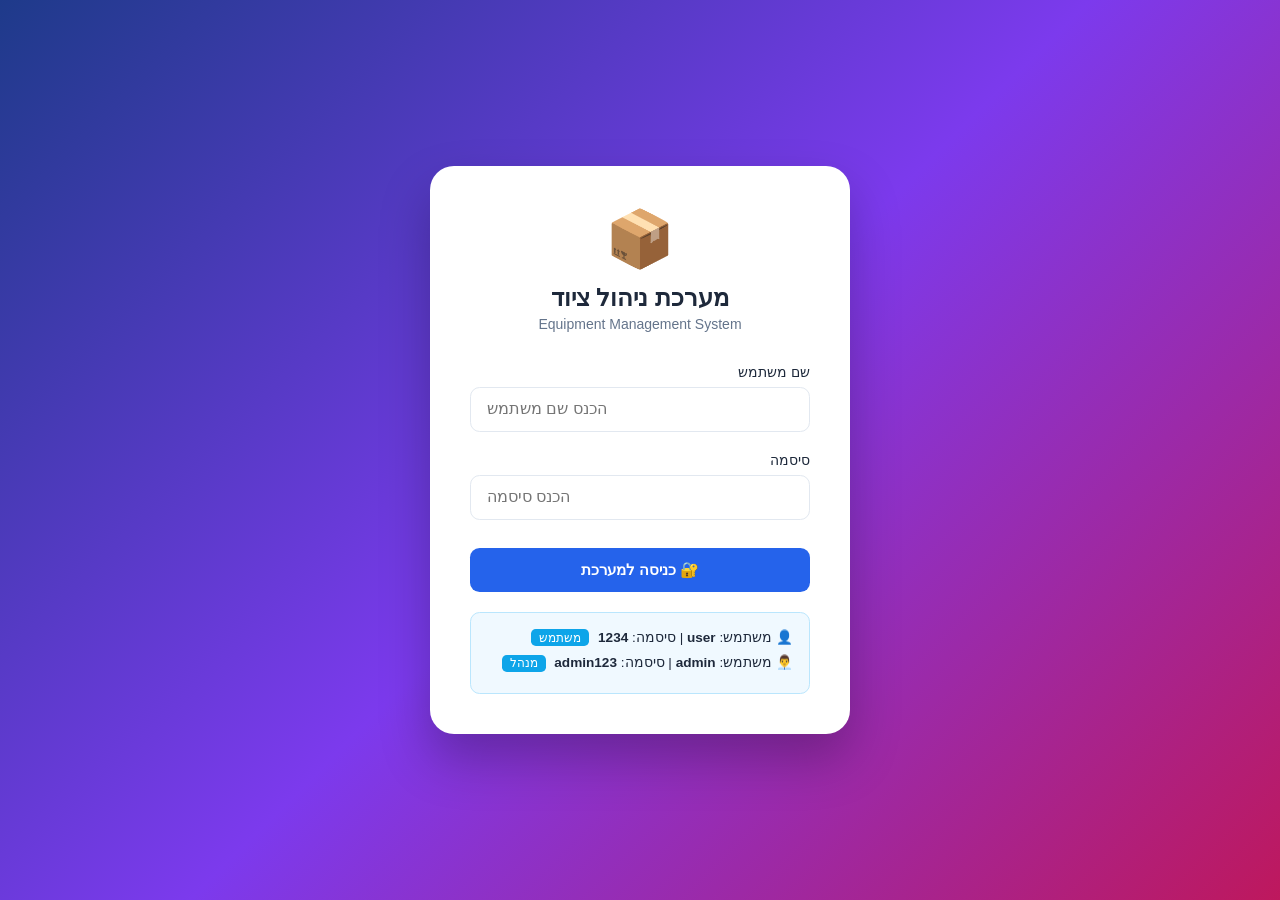
<file: demo/index.html>
<!DOCTYPE html>
<html lang="he">
<head>
    <meta charset="UTF-8">
    <meta name="viewport" content="width=device-width, initial-scale=1.0">
    <title>מערכת ניהול ציוד - Demo</title>
    <style>
        :root {
            --primary: #2563eb;
            --primary-dark: #1e40af;
            --success: #10b981;
            --danger: #ef4444;
            --warning: #f59e0b;
            --bg: #f8fafc;
            --white: #ffffff;
            --text: #1e293b;
            --text-light: #64748b;
            --border: #e2e8f0;
            --shadow: 0 1px 3px rgba(0,0,0,0.1);
            --shadow-lg: 0 10px 25px rgba(0,0,0,0.12);
            --radius: 0.75rem;
        }

        * { margin: 0; padding: 0; box-sizing: border-box; }

        body {
            font-family: -apple-system, BlinkMacSystemFont, 'Segoe UI', sans-serif;
            background: var(--bg);
            color: var(--text);
            direction: rtl;
            min-height: 100vh;
        }

        /* ======== SCREENS ======== */
        .screen { display: none; min-height: 100vh; }
        .screen.active { display: flex; flex-direction: column; }

        /* ======== LOGIN ======== */
        #login-screen {
            background: linear-gradient(135deg, #1e3a8a 0%, #7c3aed 50%, #be185d 100%);
            align-items: center;
            justify-content: center;
            padding: 1rem;
        }

        .login-box {
            background: white;
            border-radius: 1.5rem;
            padding: 2.5rem;
            width: 100%;
            max-width: 420px;
            box-shadow: 0 25px 50px rgba(0,0,0,0.25);
        }

        .login-logo {
            text-align: center;
            margin-bottom: 2rem;
        }

        .login-logo .icon {
            font-size: 3.5rem;
            display: block;
            margin-bottom: 0.75rem;
        }

        .login-logo h1 {
            font-size: 1.5rem;
            font-weight: 700;
            color: var(--text);
        }

        .login-logo p {
            color: var(--text-light);
            font-size: 0.875rem;
            margin-top: 0.25rem;
        }

        .form-group { margin-bottom: 1.25rem; }

        .form-group label {
            display: block;
            font-weight: 500;
            margin-bottom: 0.4rem;
            font-size: 0.9rem;
        }

        .form-group input {
            width: 100%;
            padding: 0.8rem 1rem;
            border: 1.5px solid var(--border);
            border-radius: 0.6rem;
            font-size: 1rem;
            direction: ltr;
            transition: border-color 0.2s;
            outline: none;
        }

        .form-group input:focus {
            border-color: var(--primary);
            box-shadow: 0 0 0 3px rgba(37,99,235,0.15);
        }

        .btn {
            display: inline-flex;
            align-items: center;
            justify-content: center;
            gap: 0.5rem;
            padding: 0.8rem 1.5rem;
            border-radius: 0.6rem;
            border: none;
            cursor: pointer;
            font-size: 0.95rem;
            font-weight: 600;
            transition: all 0.2s;
            text-decoration: none;
        }

        .btn-primary { background: var(--primary); color: white; width: 100%; margin-top: 0.5rem; }
        .btn-primary:hover { background: var(--primary-dark); transform: translateY(-1px); box-shadow: 0 4px 12px rgba(37,99,235,0.4); }
        .btn-success { background: var(--success); color: white; }
        .btn-danger { background: var(--danger); color: white; }
        .btn-warning { background: var(--warning); color: white; }
        .btn-ghost { background: transparent; border: 1.5px solid var(--border); color: var(--text); }
        .btn-ghost:hover { background: var(--bg); }
        .btn-sm { padding: 0.4rem 0.8rem; font-size: 0.8rem; }

        .demo-hint {
            background: #f0f9ff;
            border: 1px solid #bae6fd;
            border-radius: 0.6rem;
            padding: 1rem;
            margin-top: 1.25rem;
            font-size: 0.85rem;
        }

        .demo-hint p { margin-bottom: 0.3rem; color: var(--text); }
        .demo-hint .tag { display: inline-block; background: #0ea5e9; color: white; border-radius: 0.3rem; padding: 0.1rem 0.5rem; font-size: 0.75rem; margin-inline-start: 0.3rem; }

        .error-msg {
            background: #fef2f2;
            border: 1px solid #fecaca;
            color: #991b1b;
            padding: 0.75rem 1rem;
            border-radius: 0.5rem;
            font-size: 0.875rem;
            margin-bottom: 1rem;
            display: none;
        }

        /* ======== NAVBAR ======== */
        .navbar {
            background: white;
            border-bottom: 1px solid var(--border);
            padding: 0 1.5rem;
            height: 64px;
            display: flex;
            align-items: center;
            justify-content: space-between;
            position: sticky;
            top: 0;
            z-index: 50;
            box-shadow: var(--shadow);
        }

        .navbar-brand {
            font-size: 1.25rem;
            font-weight: 700;
            color: var(--primary);
            display: flex;
            align-items: center;
            gap: 0.5rem;
        }

        .navbar-links {
            display: flex;
            gap: 0.25rem;
            list-style: none;
        }

        .navbar-links a {
            padding: 0.5rem 1rem;
            border-radius: 0.5rem;
            color: var(--text-light);
            text-decoration: none;
            font-size: 0.9rem;
            font-weight: 500;
            transition: all 0.2s;
            cursor: pointer;
        }

        .navbar-links a:hover, .navbar-links a.active {
            background: #eff6ff;
            color: var(--primary);
        }

        .navbar-user {
            display: flex;
            align-items: center;
            gap: 0.75rem;
        }

        .avatar {
            width: 38px;
            height: 38px;
            border-radius: 50%;
            background: var(--primary);
            color: white;
            display: flex;
            align-items: center;
            justify-content: center;
            font-weight: 700;
            font-size: 0.9rem;
        }

        .admin-badge {
            background: linear-gradient(135deg, #7c3aed, #be185d);
            color: white;
            font-size: 0.7rem;
            padding: 0.2rem 0.6rem;
            border-radius: 9999px;
            font-weight: 600;
        }

        /* ======== MAIN CONTENT ======== */
        .main-content { flex: 1; padding: 2rem 1.5rem; max-width: 1200px; margin: 0 auto; width: 100%; }

        /* ======== CARDS ======== */
        .card {
            background: white;
            border-radius: var(--radius);
            box-shadow: var(--shadow);
            border: 1px solid var(--border);
            padding: 1.5rem;
            margin-bottom: 1.5rem;
        }

        .card-title {
            font-size: 1.1rem;
            font-weight: 600;
            margin-bottom: 1.25rem;
            display: flex;
            align-items: center;
            gap: 0.5rem;
        }

        /* ======== STATS ======== */
        .stats-grid {
            display: grid;
            grid-template-columns: repeat(auto-fit, minmax(180px, 1fr));
            gap: 1rem;
            margin-bottom: 1.5rem;
        }

        .stat-card {
            background: white;
            border-radius: var(--radius);
            padding: 1.25rem 1.5rem;
            box-shadow: var(--shadow);
            border: 1px solid var(--border);
            display: flex;
            justify-content: space-between;
            align-items: center;
        }

        .stat-label { color: var(--text-light); font-size: 0.85rem; margin-bottom: 0.4rem; }
        .stat-value { font-size: 2rem; font-weight: 700; }
        .stat-icon { font-size: 2.5rem; }

        /* ======== GRID ======== */
        .grid-2 { display: grid; grid-template-columns: repeat(auto-fit, minmax(280px, 1fr)); gap: 1rem; }
        .grid-3 { display: grid; grid-template-columns: repeat(auto-fit, minmax(220px, 1fr)); gap: 1rem; }
        .grid-4 { display: grid; grid-template-columns: repeat(auto-fit, minmax(160px, 1fr)); gap: 1rem; }

        /* ======== TABLE ======== */
        .table-wrap { overflow-x: auto; }

        table { width: 100%; border-collapse: collapse; font-size: 0.9rem; }
        thead { background: var(--bg); }
        th { padding: 0.75rem 1rem; text-align: right; font-weight: 600; border-bottom: 2px solid var(--border); white-space: nowrap; }
        td { padding: 0.75rem 1rem; border-bottom: 1px solid var(--border); }
        tbody tr:hover { background: var(--bg); }

        /* ======== BADGE ======== */
        .badge {
            display: inline-block;
            padding: 0.2rem 0.6rem;
            border-radius: 9999px;
            font-size: 0.75rem;
            font-weight: 600;
        }

        .badge-green { background: #d1fae5; color: #065f46; }
        .badge-red { background: #fee2e2; color: #991b1b; }
        .badge-yellow { background: #fef3c7; color: #92400e; }
        .badge-blue { background: #dbeafe; color: #1e40af; }
        .badge-purple { background: #ede9fe; color: #5b21b6; }

        /* ======== ADMIN SIDEBAR ======== */
        .admin-layout {
            display: flex;
            gap: 1.5rem;
            align-items: flex-start;
        }

        .sidebar {
            width: 220px;
            flex-shrink: 0;
            background: white;
            border-radius: var(--radius);
            box-shadow: var(--shadow);
            border: 1px solid var(--border);
            padding: 1rem;
            position: sticky;
            top: 80px;
        }

        .sidebar h4 { font-size: 0.75rem; text-transform: uppercase; letter-spacing: 0.05em; color: var(--text-light); margin-bottom: 0.75rem; padding: 0 0.5rem; }

        .sidebar-menu { list-style: none; }

        .sidebar-menu li a {
            display: flex;
            align-items: center;
            gap: 0.6rem;
            padding: 0.6rem 0.75rem;
            border-radius: 0.5rem;
            color: var(--text);
            text-decoration: none;
            font-size: 0.9rem;
            transition: all 0.2s;
            cursor: pointer;
        }

        .sidebar-menu li a:hover { background: #eff6ff; color: var(--primary); }
        .sidebar-menu li a.active { background: var(--primary); color: white; }

        .admin-content { flex: 1; min-width: 0; }

        /* ======== TABS ======== */
        .tab-content { display: none; }
        .tab-content.active { display: block; }

        /* ======== MODAL ======== */
        .modal-overlay {
            position: fixed;
            inset: 0;
            background: rgba(0,0,0,0.5);
            display: flex;
            align-items: center;
            justify-content: center;
            z-index: 100;
            padding: 1rem;
            display: none;
        }

        .modal-overlay.open { display: flex; }

        .modal {
            background: white;
            border-radius: 1rem;
            padding: 2rem;
            max-width: 480px;
            width: 100%;
            max-height: 90vh;
            overflow-y: auto;
            box-shadow: var(--shadow-lg);
        }

        .modal h3 { font-size: 1.2rem; margin-bottom: 1.5rem; }

        .modal-actions {
            display: flex;
            gap: 0.75rem;
            margin-top: 1.5rem;
            justify-content: flex-end;
        }

        /* ======== QUICK ACTIONS ======== */
        .quick-actions {
            display: grid;
            grid-template-columns: repeat(auto-fit, minmax(150px, 1fr));
            gap: 1rem;
        }

        .action-card {
            background: white;
            border: 1.5px solid var(--border);
            border-radius: var(--radius);
            padding: 1.25rem;
            text-align: center;
            cursor: pointer;
            transition: all 0.2s;
        }

        .action-card:hover {
            border-color: var(--primary);
            box-shadow: 0 4px 12px rgba(37,99,235,0.15);
            transform: translateY(-2px);
        }

        .action-card .icon { font-size: 2rem; margin-bottom: 0.5rem; }
        .action-card .label { font-size: 0.875rem; font-weight: 600; color: var(--text); }

        /* ======== ALERT ======== */
        .alert {
            padding: 0.875rem 1rem;
            border-radius: 0.5rem;
            margin-bottom: 1rem;
            display: flex;
            align-items: flex-start;
            gap: 0.75rem;
            font-size: 0.9rem;
        }

        .alert-warning { background: #fef3c7; border-left: 4px solid var(--warning); color: #92400e; }
        .alert-info { background: #dbeafe; border-left: 4px solid var(--primary); color: #1e40af; }
        .alert-success { background: #d1fae5; border-left: 4px solid var(--success); color: #065f46; }

        /* ======== PAGE TITLE ======== */
        .page-title { margin-bottom: 1.5rem; }
        .page-title h2 { font-size: 1.5rem; font-weight: 700; }
        .page-title p { color: var(--text-light); margin-top: 0.25rem; font-size: 0.9rem; }

        /* ======== RESPONSIVE ======== */
        @media (max-width: 768px) {
            .navbar-links { display: none; }
            .sidebar { display: none; }
            .admin-layout { flex-direction: column; }
            .main-content { padding: 1rem; }
        }

        /* ======== SPINNER ======== */
        .login-loading {
            display: none;
            text-align: center;
            color: var(--primary);
            font-weight: 500;
            margin-top: 1rem;
        }

        /* Page indicator */
        .demo-banner {
            background: linear-gradient(90deg, #7c3aed, #2563eb);
            color: white;
            text-align: center;
            padding: 0.4rem;
            font-size: 0.8rem;
            font-weight: 500;
        }
    </style>
</head>
<body>

<!-- ==================== LOGIN SCREEN ==================== -->
<div id="login-screen" class="screen active">
    <div class="login-box">
        <div class="login-logo">
            <span class="icon">📦</span>
            <h1>מערכת ניהול ציוד</h1>
            <p>Equipment Management System</p>
        </div>

        <div id="login-error" class="error-msg">שם משתמש או סיסמה שגויים</div>

        <div class="form-group">
            <label>שם משתמש</label>
            <input type="text" id="username" placeholder="הכנס שם משתמש" autocomplete="username">
        </div>

        <div class="form-group">
            <label>סיסמה</label>
            <input type="password" id="password" placeholder="הכנס סיסמה" autocomplete="current-password">
        </div>

        <button class="btn btn-primary" onclick="doLogin()">🔐 כניסה למערכת</button>

        <div class="demo-hint">
            <p>👤 משתמש: <strong>user</strong> | סיסמה: <strong>1234</strong> <span class="tag">משתמש</span></p>
            <p style="margin-top:0.5rem">👨‍💼 משתמש: <strong>admin</strong> | סיסמה: <strong>admin123</strong> <span class="tag">מנהל</span></p>
        </div>
    </div>
</div>

<!-- ==================== USER DASHBOARD ==================== -->
<div id="user-screen" class="screen">
    <div class="demo-banner">🎭 מצב Demo — המערכת האמיתית תחובר ל-Database</div>
    <nav class="navbar">
        <div class="navbar-brand">📦 מערכת ניהול ציוד</div>
        <ul class="navbar-links">
            <li><a class="active" onclick="showUserTab('dashboard')">דשבורד</a></li>
            <li><a onclick="showUserTab('myequipment')">הציוד שלי</a></li>
            <li><a onclick="showUserTab('tasks')">משימות</a></li>
            <li><a onclick="showUserTab('history')">היסטוריה</a></li>
        </ul>
        <div class="navbar-user">
            <span id="user-name-display">user</span>
            <div class="avatar" id="user-avatar">U</div>
            <button class="btn btn-ghost btn-sm" onclick="doLogout()">יציאה</button>
        </div>
    </nav>

    <div class="main-content">
        <!-- Dashboard Tab -->
        <div id="user-dashboard" class="tab-content active">
            <div class="page-title">
                <h2>👋 שלום, <span id="user-greeting">שי!</span></h2>
                <p>הנה סיכום הפעילות שלך</p>
            </div>

            <div class="stats-grid">
                <div class="stat-card">
                    <div>
                        <div class="stat-label">ציוד אצלי</div>
                        <div class="stat-value" style="color:var(--primary)">3</div>
                    </div>
                    <div class="stat-icon">📤</div>
                </div>
                <div class="stat-card">
                    <div>
                        <div class="stat-label">משימות פתוחות</div>
                        <div class="stat-value" style="color:var(--warning)">2</div>
                    </div>
                    <div class="stat-icon">📋</div>
                </div>
                <div class="stat-card">
                    <div>
                        <div class="stat-label">דוחות נזק</div>
                        <div class="stat-value" style="color:var(--danger)">1</div>
                    </div>
                    <div class="stat-icon">⚠️</div>
                </div>
                <div class="stat-card">
                    <div>
                        <div class="stat-label">הוחזרו החודש</div>
                        <div class="stat-value" style="color:var(--success)">5</div>
                    </div>
                    <div class="stat-icon">✅</div>
                </div>
            </div>

            <div class="card">
                <div class="card-title">🚀 פעולות מהירות</div>
                <div class="quick-actions">
                    <div class="action-card" onclick="openModal('checkout-modal')">
                        <div class="icon">📤</div>
                        <div class="label">שליחת ציוד</div>
                    </div>
                    <div class="action-card" onclick="openModal('checkin-modal')">
                        <div class="icon">📥</div>
                        <div class="label">החזרת ציוד</div>
                    </div>
                    <div class="action-card" onclick="openModal('damage-modal')">
                        <div class="icon">⚠️</div>
                        <div class="label">דיווח נזק</div>
                    </div>
                    <div class="action-card" onclick="openModal('task-modal')">
                        <div class="icon">➕</div>
                        <div class="label">משימה חדשה</div>
                    </div>
                </div>
            </div>

            <div class="card">
                <div class="card-title">📊 פעילות אחרונה</div>
                <div class="table-wrap">
                    <table>
                        <thead><tr><th>פעילות</th><th>ציוד</th><th>תאריך</th><th>סטטוס</th></tr></thead>
                        <tbody>
                            <tr><td>שליחה</td><td>מיקרופון Shure SM58</td><td>18/03/2026</td><td><span class="badge badge-yellow">אצלי</span></td></tr>
                            <tr><td>שליחה</td><td>כבל XLR 5מ׳</td><td>17/03/2026</td><td><span class="badge badge-yellow">אצלי</span></td></tr>
                            <tr><td>קבלה</td><td>מעמד מיקרופון</td><td>15/03/2026</td><td><span class="badge badge-green">הוחזר</span></td></tr>
                            <tr><td>דיווח נזק</td><td>כבל USB</td><td>14/03/2026</td><td><span class="badge badge-red">ניזוק</span></td></tr>
                            <tr><td>שליחה</td><td>רמקול JBL נייד</td><td>12/03/2026</td><td><span class="badge badge-yellow">אצלי</span></td></tr>
                        </tbody>
                    </table>
                </div>
            </div>
        </div>

        <!-- My Equipment Tab -->
        <div id="user-myequipment" class="tab-content">
            <div class="page-title">
                <h2>📦 הציוד שלי</h2>
                <p>ציוד שנמצא כרגע אצלך</p>
            </div>
            <div class="card">
                <div class="table-wrap">
                    <table>
                        <thead><tr><th>ציוד</th><th>קטגוריה</th><th>נלקח בתאריך</th><th>תאריך החזרה</th><th>מצב</th><th>פעולות</th></tr></thead>
                        <tbody>
                            <tr>
                                <td><strong>מיקרופון Shure SM58</strong></td>
                                <td>אודיו</td>
                                <td>18/03/2026</td>
                                <td>25/03/2026</td>
                                <td><span class="badge badge-green">תקין</span></td>
                                <td><button class="btn btn-success btn-sm" onclick="openModal('checkin-modal')">החזר</button></td>
                            </tr>
                            <tr>
                                <td><strong>כבל XLR 5מ׳</strong></td>
                                <td>כבלים</td>
                                <td>17/03/2026</td>
                                <td>20/03/2026</td>
                                <td><span class="badge badge-red">⚠️ פג תאריך</span></td>
                                <td><button class="btn btn-success btn-sm" onclick="openModal('checkin-modal')">החזר</button></td>
                            </tr>
                            <tr>
                                <td><strong>רמקול JBL נייד</strong></td>
                                <td>אודיו</td>
                                <td>12/03/2026</td>
                                <td>19/03/2026</td>
                                <td><span class="badge badge-yellow">לוחץ</span></td>
                                <td><button class="btn btn-success btn-sm" onclick="openModal('checkin-modal')">החזר</button></td>
                            </tr>
                        </tbody>
                    </table>
                </div>
            </div>
        </div>

        <!-- Tasks Tab -->
        <div id="user-tasks" class="tab-content">
            <div class="page-title">
                <h2>📋 המשימות שלי</h2>
                <p>משימות פתוחות ומוגמרות</p>
            </div>
            <div style="margin-bottom:1rem;">
                <button class="btn btn-primary btn-sm" onclick="openModal('task-modal')">➕ משימה חדשה</button>
            </div>
            <div class="card">
                <div class="table-wrap">
                    <table>
                        <thead><tr><th>משימה</th><th>תיאור</th><th>תאריך</th><th>עדיפות</th><th>סטטוס</th></tr></thead>
                        <tbody>
                            <tr><td><strong>החזרת ציוד לאולם</strong></td><td>להחזיר את כל הציוד לאולם ב׳</td><td>20/03/2026</td><td><span class="badge badge-red">גבוה</span></td><td><span class="badge badge-yellow">פתוח</span></td></tr>
                            <tr><td><strong>בדיקת רמקולים</strong></td><td>לבדוק שכל הרמקולים עובדים</td><td>22/03/2026</td><td><span class="badge badge-blue">בינוני</span></td><td><span class="badge badge-yellow">פתוח</span></td></tr>
                            <tr><td><strong>הזמנת כבלים חדשים</strong></td><td>הזמין 5 כבלי XLR חדשים</td><td>15/03/2026</td><td><span class="badge badge-green">נמוך</span></td><td><span class="badge badge-green">הושלם</span></td></tr>
                        </tbody>
                    </table>
                </div>
            </div>
        </div>

        <!-- History Tab -->
        <div id="user-history" class="tab-content">
            <div class="page-title">
                <h2>📈 היסטוריה</h2>
                <p>כל הפעילויות שלך מהתחלה</p>
            </div>
            <div class="card">
                <div class="table-wrap">
                    <table>
                        <thead><tr><th>פעילות</th><th>ציוד</th><th>תאריך</th><th>פרטים</th></tr></thead>
                        <tbody>
                            <tr><td><span class="badge badge-blue">שליחה</span></td><td>מיקרופון Shure SM58</td><td>18/03/2026 09:30</td><td>—</td></tr>
                            <tr><td><span class="badge badge-blue">שליחה</span></td><td>כבל XLR 5מ׳</td><td>17/03/2026 14:15</td><td>—</td></tr>
                            <tr><td><span class="badge badge-green">קבלה</span></td><td>מעמד מיקרופון</td><td>15/03/2026 11:00</td><td>מצב: תקין</td></tr>
                            <tr><td><span class="badge badge-red">נזק</span></td><td>כבל USB</td><td>14/03/2026 16:45</td><td>חוט פנימי שבור</td></tr>
                            <tr><td><span class="badge badge-blue">שליחה</span></td><td>רמקול JBL נייד</td><td>12/03/2026 08:20</td><td>—</td></tr>
                            <tr><td><span class="badge badge-green">קבלה</span></td><td>מעמד מיקרופון</td><td>10/03/2026 17:30</td><td>מצב: תקין</td></tr>
                        </tbody>
                    </table>
                </div>
            </div>
        </div>
    </div>
</div>

<!-- ==================== ADMIN DASHBOARD ==================== -->
<div id="admin-screen" class="screen">
    <div class="demo-banner">🎭 מצב Demo — המערכת האמיתית תחובר ל-Database</div>
    <nav class="navbar">
        <div class="navbar-brand">👨‍💼 פאנל ניהול</div>
        <ul class="navbar-links">
            <li><a href="#" onclick="showScreen('user-screen'); return false;" style="color:var(--text-light)">← חזור לדשבורד</a></li>
        </ul>
        <div class="navbar-user">
            <span class="admin-badge">מנהל</span>
            <div class="avatar" style="background:linear-gradient(135deg,#7c3aed,#be185d)">A</div>
            <button class="btn btn-ghost btn-sm" onclick="doLogout()">יציאה</button>
        </div>
    </nav>

    <div class="main-content">
        <div class="admin-layout">
            <!-- Sidebar -->
            <aside class="sidebar">
                <h4>תפריט</h4>
                <ul class="sidebar-menu">
                    <li><a class="active" onclick="showAdminTab('admin-overview')">📊 סקירה כללית</a></li>
                    <li><a onclick="showAdminTab('admin-equipment')">📦 ניהול ציוד</a></li>
                    <li><a onclick="showAdminTab('admin-users')">👥 ניהול משתמשים</a></li>
                    <li><a onclick="showAdminTab('admin-damage')">⚠️ דוחות נזק</a></li>
                    <li><a onclick="showAdminTab('admin-inventory')">📊 מלאי</a></li>
                    <li><a onclick="showAdminTab('admin-reports')">📈 דוחות</a></li>
                </ul>
            </aside>

            <!-- Admin Content -->
            <div class="admin-content">

                <!-- Overview Tab -->
                <div id="admin-overview" class="tab-content active">
                    <div class="page-title">
                        <h2>📊 סקירה כללית</h2>
                        <p>סטטוס המערכת בזמן אמת</p>
                    </div>

                    <div class="stats-grid">
                        <div class="stat-card"><div><div class="stat-label">סה"כ ציוד</div><div class="stat-value" style="color:var(--primary)">45</div></div><div class="stat-icon">📦</div></div>
                        <div class="stat-card"><div><div class="stat-label">ציוד זמין</div><div class="stat-value" style="color:var(--success)">28</div></div><div class="stat-icon">✅</div></div>
                        <div class="stat-card"><div><div class="stat-label">בשימוש</div><div class="stat-value" style="color:var(--warning)">14</div></div><div class="stat-icon">📤</div></div>
                        <div class="stat-card"><div><div class="stat-label">ניזוק/בתיקון</div><div class="stat-value" style="color:var(--danger)">3</div></div><div class="stat-icon">🔧</div></div>
                        <div class="stat-card"><div><div class="stat-label">משתמשים פעילים</div><div class="stat-value" style="color:var(--primary)">12</div></div><div class="stat-icon">👥</div></div>
                        <div class="stat-card"><div><div class="stat-label">פעולות היום</div><div class="stat-value" style="color:var(--success)">8</div></div><div class="stat-icon">⚡</div></div>
                    </div>

                    <div class="card">
                        <div class="card-title">📋 פעילויות אחרונות במערכת</div>
                        <div class="table-wrap">
                            <table>
                                <thead><tr><th>משתמש</th><th>פעולה</th><th>ציוד</th><th>זמן</th></tr></thead>
                                <tbody>
                                    <tr><td>שי בר</td><td><span class="badge badge-blue">שליחה</span></td><td>מיקרופון Shure SM58</td><td>היום 09:30</td></tr>
                                    <tr><td>דויד כהן</td><td><span class="badge badge-green">קבלה</span></td><td>מעמד מיקרופון</td><td>היום 08:15</td></tr>
                                    <tr><td>שרה דוד</td><td><span class="badge badge-red">נזק</span></td><td>כבל USB</td><td>אתמול 16:45</td></tr>
                                    <tr><td>יוסי לוי</td><td><span class="badge badge-blue">שליחה</span></td><td>רמקול JBL נייד</td><td>אתמול 10:20</td></tr>
                                </tbody>
                            </table>
                        </div>
                    </div>
                </div>

                <!-- Equipment Tab -->
                <div id="admin-equipment" class="tab-content">
                    <div class="page-title">
                        <h2>📦 ניהול ציוד</h2>
                        <p>הוסף, ערוך ונהל את כל הציוד במערכת</p>
                    </div>

                    <div class="alert alert-warning">⚠️ <strong>שטח מנהל בלבד:</strong> רק מנהלים יכולים להוסיף, לערוך ולמחוק ציוד.</div>

                    <div style="margin-bottom:1rem; display:flex; gap:0.75rem; flex-wrap:wrap;">
                        <button class="btn btn-primary btn-sm" onclick="openModal('add-equipment-modal')">➕ הוסף ציוד</button>
                        <button class="btn btn-ghost btn-sm">📥 ייבוא CSV</button>
                        <button class="btn btn-ghost btn-sm">📤 ייצוא</button>
                    </div>

                    <div class="card">
                        <div class="table-wrap">
                            <table>
                                <thead><tr><th>שם הציוד</th><th>קטגוריה</th><th>S/N</th><th>סטטוס</th><th>נמצא אצל</th><th>פעולות</th></tr></thead>
                                <tbody>
                                    <tr>
                                        <td><strong>מיקרופון Shure SM58</strong></td><td>אודיו</td><td>MIC-001</td>
                                        <td><span class="badge badge-yellow">בשימוש</span></td><td>שי בר</td>
                                        <td><button class="btn btn-ghost btn-sm">✏️ ערוך</button> <button class="btn btn-danger btn-sm">🗑️</button></td>
                                    </tr>
                                    <tr>
                                        <td><strong>מעמד מיקרופון</strong></td><td>תמיכה</td><td>STAND-001</td>
                                        <td><span class="badge badge-green">זמין</span></td><td>—</td>
                                        <td><button class="btn btn-ghost btn-sm">✏️ ערוך</button> <button class="btn btn-danger btn-sm">🗑️</button></td>
                                    </tr>
                                    <tr>
                                        <td><strong>כבל USB</strong></td><td>כבלים</td><td>CABLE-001</td>
                                        <td><span class="badge badge-red">ניזוק</span></td><td>—</td>
                                        <td><button class="btn btn-ghost btn-sm">✏️ ערוך</button> <button class="btn btn-danger btn-sm">🗑️</button></td>
                                    </tr>
                                    <tr>
                                        <td><strong>רמקול JBL נייד</strong></td><td>אודיו</td><td>SPEAKER-001</td>
                                        <td><span class="badge badge-yellow">בשימוש</span></td><td>שי בר</td>
                                        <td><button class="btn btn-ghost btn-sm">✏️ ערוך</button> <button class="btn btn-danger btn-sm">🗑️</button></td>
                                    </tr>
                                    <tr>
                                        <td><strong>כבל XLR 5מ׳</strong></td><td>כבלים</td><td>XLR-001</td>
                                        <td><span class="badge badge-yellow">בשימוש</span></td><td>שי בר</td>
                                        <td><button class="btn btn-ghost btn-sm">✏️ ערוך</button> <button class="btn btn-danger btn-sm">🗑️</button></td>
                                    </tr>
                                </tbody>
                            </table>
                        </div>
                    </div>
                </div>

                <!-- Users Tab -->
                <div id="admin-users" class="tab-content">
                    <div class="page-title">
                        <h2>👥 ניהול משתמשים</h2>
                        <p>נהל הרשאות, סטטוסים ומידע על משתמשים</p>
                    </div>

                    <div class="alert alert-warning">⚠️ <strong>שטח מנהל בלבד:</strong> רק מנהלים יכולים ליצור ולמחוק משתמשים.</div>

                    <div style="margin-bottom:1rem;">
                        <button class="btn btn-primary btn-sm" onclick="openModal('add-user-modal')">➕ הוסף משתמש</button>
                    </div>

                    <div class="card">
                        <div class="table-wrap">
                            <table>
                                <thead><tr><th>משתמש</th><th>שם מלא</th><th>דוא"ל</th><th>תפקיד</th><th>ציוד אצלו</th><th>פעיל</th><th>פעולות</th></tr></thead>
                                <tbody>
                                    <tr>
                                        <td><strong>admin</strong></td><td>מנהל מערכת</td><td>admin@system.com</td>
                                        <td><span class="badge badge-purple">מנהל</span></td><td>0</td>
                                        <td><span class="badge badge-green">✓</span></td>
                                        <td><button class="btn btn-ghost btn-sm">✏️ ערוך</button></td>
                                    </tr>
                                    <tr>
                                        <td><strong>user</strong></td><td>שי בר</td><td>user@system.com</td>
                                        <td><span class="badge badge-blue">משתמש</span></td><td>3</td>
                                        <td><span class="badge badge-green">✓</span></td>
                                        <td><button class="btn btn-ghost btn-sm">✏️ ערוך</button> <button class="btn btn-danger btn-sm">🚫 השבת</button></td>
                                    </tr>
                                    <tr>
                                        <td><strong>david</strong></td><td>דויד כהן</td><td>david@system.com</td>
                                        <td><span class="badge badge-blue">משתמש</span></td><td>1</td>
                                        <td><span class="badge badge-green">✓</span></td>
                                        <td><button class="btn btn-ghost btn-sm">✏️ ערוך</button> <button class="btn btn-danger btn-sm">🚫 השבת</button></td>
                                    </tr>
                                    <tr>
                                        <td><strong>sarah</strong></td><td>שרה דוד</td><td>sarah@system.com</td>
                                        <td><span class="badge badge-blue">משתמש</span></td><td>0</td>
                                        <td><span class="badge badge-red">✗ מושבת</span></td>
                                        <td><button class="btn btn-ghost btn-sm">✏️ ערוך</button> <button class="btn btn-success btn-sm">✓ הפעל</button></td>
                                    </tr>
                                </tbody>
                            </table>
                        </div>
                    </div>
                </div>

                <!-- Damage Tab -->
                <div id="admin-damage" class="tab-content">
                    <div class="page-title">
                        <h2>⚠️ דוחות נזק</h2>
                        <p>נהל דוחות נזק ועדכן סטטוס תיקון</p>
                    </div>
                    <div class="alert alert-warning">⚠️ <strong>שטח מנהל בלבד:</strong> רק מנהלים יכולים לעדכן סטטוסי תיקון.</div>
                    <div class="card">
                        <div class="table-wrap">
                            <table>
                                <thead><tr><th>ציוד</th><th>מדווח ע"י</th><th>תיאור</th><th>חומרה</th><th>סטטוס</th><th>פעולות מנהל</th></tr></thead>
                                <tbody>
                                    <tr>
                                        <td><strong>כבל USB</strong></td><td>שי בר</td><td>חוט פנימי שבור</td>
                                        <td><span class="badge badge-red">חמור</span></td>
                                        <td><span class="badge badge-yellow">בתיקון</span></td>
                                        <td>
                                            <button class="btn btn-success btn-sm">✓ תוקן</button>
                                            <button class="btn btn-danger btn-sm">🗑️ גרוט</button>
                                        </td>
                                    </tr>
                                    <tr>
                                        <td><strong>מעמד מיקרופון</strong></td><td>דויד כהן</td><td>שריטה בחלק העליון</td>
                                        <td><span class="badge badge-blue">קל</span></td>
                                        <td><span class="badge badge-green">תוקן</span></td>
                                        <td><button class="btn btn-ghost btn-sm">📄 פרטים</button></td>
                                    </tr>
                                </tbody>
                            </table>
                        </div>
                    </div>
                </div>

                <!-- Inventory Tab -->
                <div id="admin-inventory" class="tab-content">
                    <div class="page-title">
                        <h2>📊 ניהול מלאי</h2>
                        <p>סקירה מלאה של כל הציוד לפי קטגוריה</p>
                    </div>
                    <div class="alert alert-info">ℹ️ <strong>שטח מנהל בלבד:</strong> דוח מלאי מלא ומפורט.</div>
                    <div class="card">
                        <div class="table-wrap">
                            <table>
                                <thead><tr><th>קטגוריה</th><th>סה"כ</th><th>זמין</th><th>בשימוש</th><th>ניזוק</th><th>בתיקון</th><th>%ניצולת</th></tr></thead>
                                <tbody>
                                    <tr><td><strong>אודיו</strong></td><td>15</td><td>10</td><td>4</td><td>1</td><td>0</td><td><span class="badge badge-green">73%</span></td></tr>
                                    <tr><td><strong>כבלים</strong></td><td>20</td><td>15</td><td>4</td><td>1</td><td>0</td><td><span class="badge badge-yellow">80%</span></td></tr>
                                    <tr><td><strong>תמיכה</strong></td><td>8</td><td>2</td><td>6</td><td>0</td><td>0</td><td><span class="badge badge-red">25%</span></td></tr>
                                    <tr><td><strong>אחר</strong></td><td>2</td><td>1</td><td>0</td><td>1</td><td>0</td><td><span class="badge badge-blue">50%</span></td></tr>
                                    <tr style="font-weight:600; background:var(--bg)"><td>סה"כ</td><td>45</td><td>28</td><td>14</td><td>3</td><td>0</td><td><span class="badge badge-yellow">62%</span></td></tr>
                                </tbody>
                            </table>
                        </div>
                    </div>
                </div>

                <!-- Reports Tab -->
                <div id="admin-reports" class="tab-content">
                    <div class="page-title">
                        <h2>📈 דוחות</h2>
                        <p>ניתוח נתונים ומגמות</p>
                    </div>
                    <div class="alert alert-info">ℹ️ <strong>שטח מנהל בלבד:</strong> דוחות מפורטים על פעילות המערכת.</div>
                    <div class="grid-2">
                        <div class="card">
                            <div class="card-title">📅 פעילות חודש מרץ 2026</div>
                            <table><tbody>
                                <tr><td>שליחות</td><td><strong>45</strong></td></tr>
                                <tr><td>קבלות</td><td><strong>40</strong></td></tr>
                                <tr><td>דוחות נזק</td><td><strong>3</strong></td></tr>
                                <tr><td>ציוד חדש נוסף</td><td><strong>2</strong></td></tr>
                            </tbody></table>
                        </div>
                        <div class="card">
                            <div class="card-title">👥 משתמשים פעילים</div>
                            <table><tbody>
                                <tr><td>שי בר</td><td><strong>15 פעולות</strong></td></tr>
                                <tr><td>דויד כהן</td><td><strong>12 פעולות</strong></td></tr>
                                <tr><td>שרה דוד</td><td><strong>8 פעולות</strong></td></tr>
                                <tr><td>יוסי לוי</td><td><strong>5 פעולות</strong></td></tr>
                            </tbody></table>
                        </div>
                    </div>
                </div>

            </div>
        </div>
    </div>
</div>

<!-- ==================== MODALS ==================== -->

<!-- Checkout Modal -->
<div id="checkout-modal" class="modal-overlay">
    <div class="modal">
        <h3>📤 שליחת ציוד</h3>
        <div class="form-group"><label>בחר ציוד</label><select style="width:100%;padding:0.75rem;border:1.5px solid var(--border);border-radius:0.5rem;font-size:0.9rem"><option>מעמד מיקרופון</option><option>כבל XLR 5מ׳</option><option>רמקול JBL קטן</option></select></div>
        <div class="form-group"><label>תאריך החזרה</label><input type="date" style="width:100%;padding:0.75rem;border:1.5px solid var(--border);border-radius:0.5rem;font-size:0.9rem"></div>
        <div class="form-group"><label>הערות</label><textarea style="width:100%;padding:0.75rem;border:1.5px solid var(--border);border-radius:0.5rem;font-size:0.9rem;resize:vertical;min-height:80px" placeholder="הערות אופציונליות..."></textarea></div>
        <div class="modal-actions">
            <button class="btn btn-ghost" onclick="closeModal('checkout-modal')">ביטול</button>
            <button class="btn btn-primary" onclick="showSuccess('הציוד נשלח בהצלחה!'); closeModal('checkout-modal')">📤 שלח ציוד</button>
        </div>
    </div>
</div>

<!-- Checkin Modal -->
<div id="checkin-modal" class="modal-overlay">
    <div class="modal">
        <h3>📥 החזרת ציוד</h3>
        <div class="form-group"><label>בחר ציוד להחזרה</label><select style="width:100%;padding:0.75rem;border:1.5px solid var(--border);border-radius:0.5rem;font-size:0.9rem"><option>מיקרופון Shure SM58</option><option>כבל XLR 5מ׳</option><option>רמקול JBL נייד</option></select></div>
        <div class="form-group"><label>מצב הציוד</label><select style="width:100%;padding:0.75rem;border:1.5px solid var(--border);border-radius:0.5rem;font-size:0.9rem"><option>תקין</option><option>סביר</option><option>ניזוק</option></select></div>
        <div class="form-group"><label>הערות</label><textarea style="width:100%;padding:0.75rem;border:1.5px solid var(--border);border-radius:0.5rem;font-size:0.9rem;resize:vertical;min-height:80px" placeholder="תאר את מצב הציוד..."></textarea></div>
        <div class="modal-actions">
            <button class="btn btn-ghost" onclick="closeModal('checkin-modal')">ביטול</button>
            <button class="btn btn-success" onclick="showSuccess('הציוד הוחזר בהצלחה!'); closeModal('checkin-modal')">📥 החזר ציוד</button>
        </div>
    </div>
</div>

<!-- Damage Modal -->
<div id="damage-modal" class="modal-overlay">
    <div class="modal">
        <h3>⚠️ דיווח נזק</h3>
        <div class="form-group"><label>בחר ציוד</label><select style="width:100%;padding:0.75rem;border:1.5px solid var(--border);border-radius:0.5rem;font-size:0.9rem"><option>מיקרופון Shure SM58</option><option>כבל XLR 5מ׳</option><option>רמקול JBL נייד</option></select></div>
        <div class="form-group"><label>תיאור הנזק</label><textarea style="width:100%;padding:0.75rem;border:1.5px solid var(--border);border-radius:0.5rem;font-size:0.9rem;resize:vertical;min-height:80px" placeholder="תאר את הנזק בפירוט..."></textarea></div>
        <div class="form-group"><label>חומרת הנזק</label><select style="width:100%;padding:0.75rem;border:1.5px solid var(--border);border-radius:0.5rem;font-size:0.9rem"><option>קל</option><option>בינוני</option><option>חמור</option></select></div>
        <div class="modal-actions">
            <button class="btn btn-ghost" onclick="closeModal('damage-modal')">ביטול</button>
            <button class="btn btn-danger" onclick="showSuccess('דוח הנזק נשלח למנהל!'); closeModal('damage-modal')">⚠️ שלח דוח</button>
        </div>
    </div>
</div>

<!-- Task Modal -->
<div id="task-modal" class="modal-overlay">
    <div class="modal">
        <h3>➕ משימה חדשה</h3>
        <div class="form-group"><label>כותרת</label><input type="text" placeholder="כותרת המשימה..." style="width:100%;padding:0.75rem;border:1.5px solid var(--border);border-radius:0.5rem;font-size:0.9rem"></div>
        <div class="form-group"><label>תיאור</label><textarea style="width:100%;padding:0.75rem;border:1.5px solid var(--border);border-radius:0.5rem;font-size:0.9rem;resize:vertical;min-height:80px" placeholder="תאר את המשימה..."></textarea></div>
        <div class="form-group"><label>עדיפות</label><select style="width:100%;padding:0.75rem;border:1.5px solid var(--border);border-radius:0.5rem;font-size:0.9rem"><option>גבוה</option><option>בינוני</option><option>נמוך</option></select></div>
        <div class="form-group"><label>תאריך יעד</label><input type="date" style="width:100%;padding:0.75rem;border:1.5px solid var(--border);border-radius:0.5rem;font-size:0.9rem"></div>
        <div class="modal-actions">
            <button class="btn btn-ghost" onclick="closeModal('task-modal')">ביטול</button>
            <button class="btn btn-primary" onclick="showSuccess('המשימה נוצרה בהצלחה!'); closeModal('task-modal')">✅ צור משימה</button>
        </div>
    </div>
</div>

<!-- Add Equipment Modal -->
<div id="add-equipment-modal" class="modal-overlay">
    <div class="modal">
        <h3>📦 הוסף ציוד חדש</h3>
        <div class="form-group"><label>שם הציוד</label><input type="text" placeholder="למ' מיקרופון Shure SM58" style="width:100%;padding:0.75rem;border:1.5px solid var(--border);border-radius:0.5rem;font-size:0.9rem"></div>
        <div class="form-group"><label>קטגוריה</label><select style="width:100%;padding:0.75rem;border:1.5px solid var(--border);border-radius:0.5rem;font-size:0.9rem"><option>אודיו</option><option>תמיכה</option><option>כבלים</option><option>אחר</option></select></div>
        <div class="form-group"><label>Serial Number</label><input type="text" placeholder="MIC-001" style="width:100%;padding:0.75rem;border:1.5px solid var(--border);border-radius:0.5rem;font-size:0.9rem"></div>
        <div class="form-group"><label>תיאור</label><textarea style="width:100%;padding:0.75rem;border:1.5px solid var(--border);border-radius:0.5rem;font-size:0.9rem;resize:vertical;min-height:80px"></textarea></div>
        <div class="modal-actions">
            <button class="btn btn-ghost" onclick="closeModal('add-equipment-modal')">ביטול</button>
            <button class="btn btn-primary" onclick="showSuccess('הציוד נוסף למערכת!'); closeModal('add-equipment-modal')">➕ הוסף ציוד</button>
        </div>
    </div>
</div>

<!-- Add User Modal -->
<div id="add-user-modal" class="modal-overlay">
    <div class="modal">
        <h3>👤 הוסף משתמש חדש</h3>
        <div class="form-group"><label>שם משתמש</label><input type="text" style="width:100%;padding:0.75rem;border:1.5px solid var(--border);border-radius:0.5rem;font-size:0.9rem"></div>
        <div class="form-group"><label>שם מלא</label><input type="text" style="width:100%;padding:0.75rem;border:1.5px solid var(--border);border-radius:0.5rem;font-size:0.9rem"></div>
        <div class="form-group"><label>דוא"ל</label><input type="email" style="width:100%;padding:0.75rem;border:1.5px solid var(--border);border-radius:0.5rem;font-size:0.9rem"></div>
        <div class="form-group"><label>סיסמה</label><input type="password" style="width:100%;padding:0.75rem;border:1.5px solid var(--border);border-radius:0.5rem;font-size:0.9rem"></div>
        <div class="form-group"><label style="display:flex;align-items:center;gap:0.5rem;cursor:pointer"><input type="checkbox"> הנפק כמנהל מערכת</label></div>
        <div class="modal-actions">
            <button class="btn btn-ghost" onclick="closeModal('add-user-modal')">ביטול</button>
            <button class="btn btn-primary" onclick="showSuccess('המשתמש נוצר בהצלחה!'); closeModal('add-user-modal')">➕ צור משתמש</button>
        </div>
    </div>
</div>

<!-- Success Toast -->
<div id="toast" style="position:fixed;bottom:2rem;right:2rem;background:#065f46;color:white;padding:1rem 1.5rem;border-radius:0.75rem;box-shadow:var(--shadow-lg);font-weight:500;display:none;z-index:999;animation:slideIn 0.3s ease">
    ✅ <span id="toast-msg"></span>
</div>

<style>
@keyframes slideIn { from { transform: translateY(20px); opacity: 0; } to { transform: translateY(0); opacity: 1; } }
</style>

<script>
    const USERS = {
        'admin': { password: 'admin123', isAdmin: true, fullName: 'מנהל מערכת' },
        'user': { password: '1234', isAdmin: false, fullName: 'שי בר' }
    };

    let currentUser = null;

    function doLogin() {
        const username = document.getElementById('username').value.trim();
        const password = document.getElementById('password').value;
        const errorEl = document.getElementById('login-error');

        errorEl.style.display = 'none';

        const user = USERS[username];
        if (!user || user.password !== password) {
            errorEl.style.display = 'block';
            return;
        }

        currentUser = { username, ...user };

        if (user.isAdmin) {
            showScreen('admin-screen');
        } else {
            document.getElementById('user-name-display').textContent = username;
            document.getElementById('user-avatar').textContent = username[0].toUpperCase();
            document.getElementById('user-greeting').textContent = user.fullName + '!';
            showScreen('user-screen');
        }
    }

    function doLogout() {
        currentUser = null;
        document.getElementById('username').value = '';
        document.getElementById('password').value = '';
        showScreen('login-screen');
    }

    function showScreen(screenId) {
        document.querySelectorAll('.screen').forEach(s => s.classList.remove('active'));
        document.getElementById(screenId).classList.add('active');
    }

    function showUserTab(tabName) {
        document.querySelectorAll('#user-screen .tab-content').forEach(t => t.classList.remove('active'));
        document.getElementById('user-' + tabName).classList.add('active');
        document.querySelectorAll('#user-screen .navbar-links a').forEach(a => a.classList.remove('active'));
        event.target.classList.add('active');
    }

    function showAdminTab(tabId) {
        document.querySelectorAll('#admin-screen .tab-content').forEach(t => t.classList.remove('active'));
        document.getElementById(tabId).classList.add('active');
        document.querySelectorAll('.sidebar-menu a').forEach(a => a.classList.remove('active'));
        event.target.classList.add('active');
    }

    function openModal(id) { document.getElementById(id).classList.add('open'); }
    function closeModal(id) { document.getElementById(id).classList.remove('open'); }

    // Close modal on overlay click
    document.querySelectorAll('.modal-overlay').forEach(overlay => {
        overlay.addEventListener('click', function(e) {
            if (e.target === this) this.classList.remove('open');
        });
    });

    // Enter key login
    document.getElementById('password').addEventListener('keydown', e => {
        if (e.key === 'Enter') doLogin();
    });

    function showSuccess(msg) {
        const toast = document.getElementById('toast');
        document.getElementById('toast-msg').textContent = msg;
        toast.style.display = 'block';
        setTimeout(() => toast.style.display = 'none', 3000);
    }
</script>
</body>
</html>
</file>
